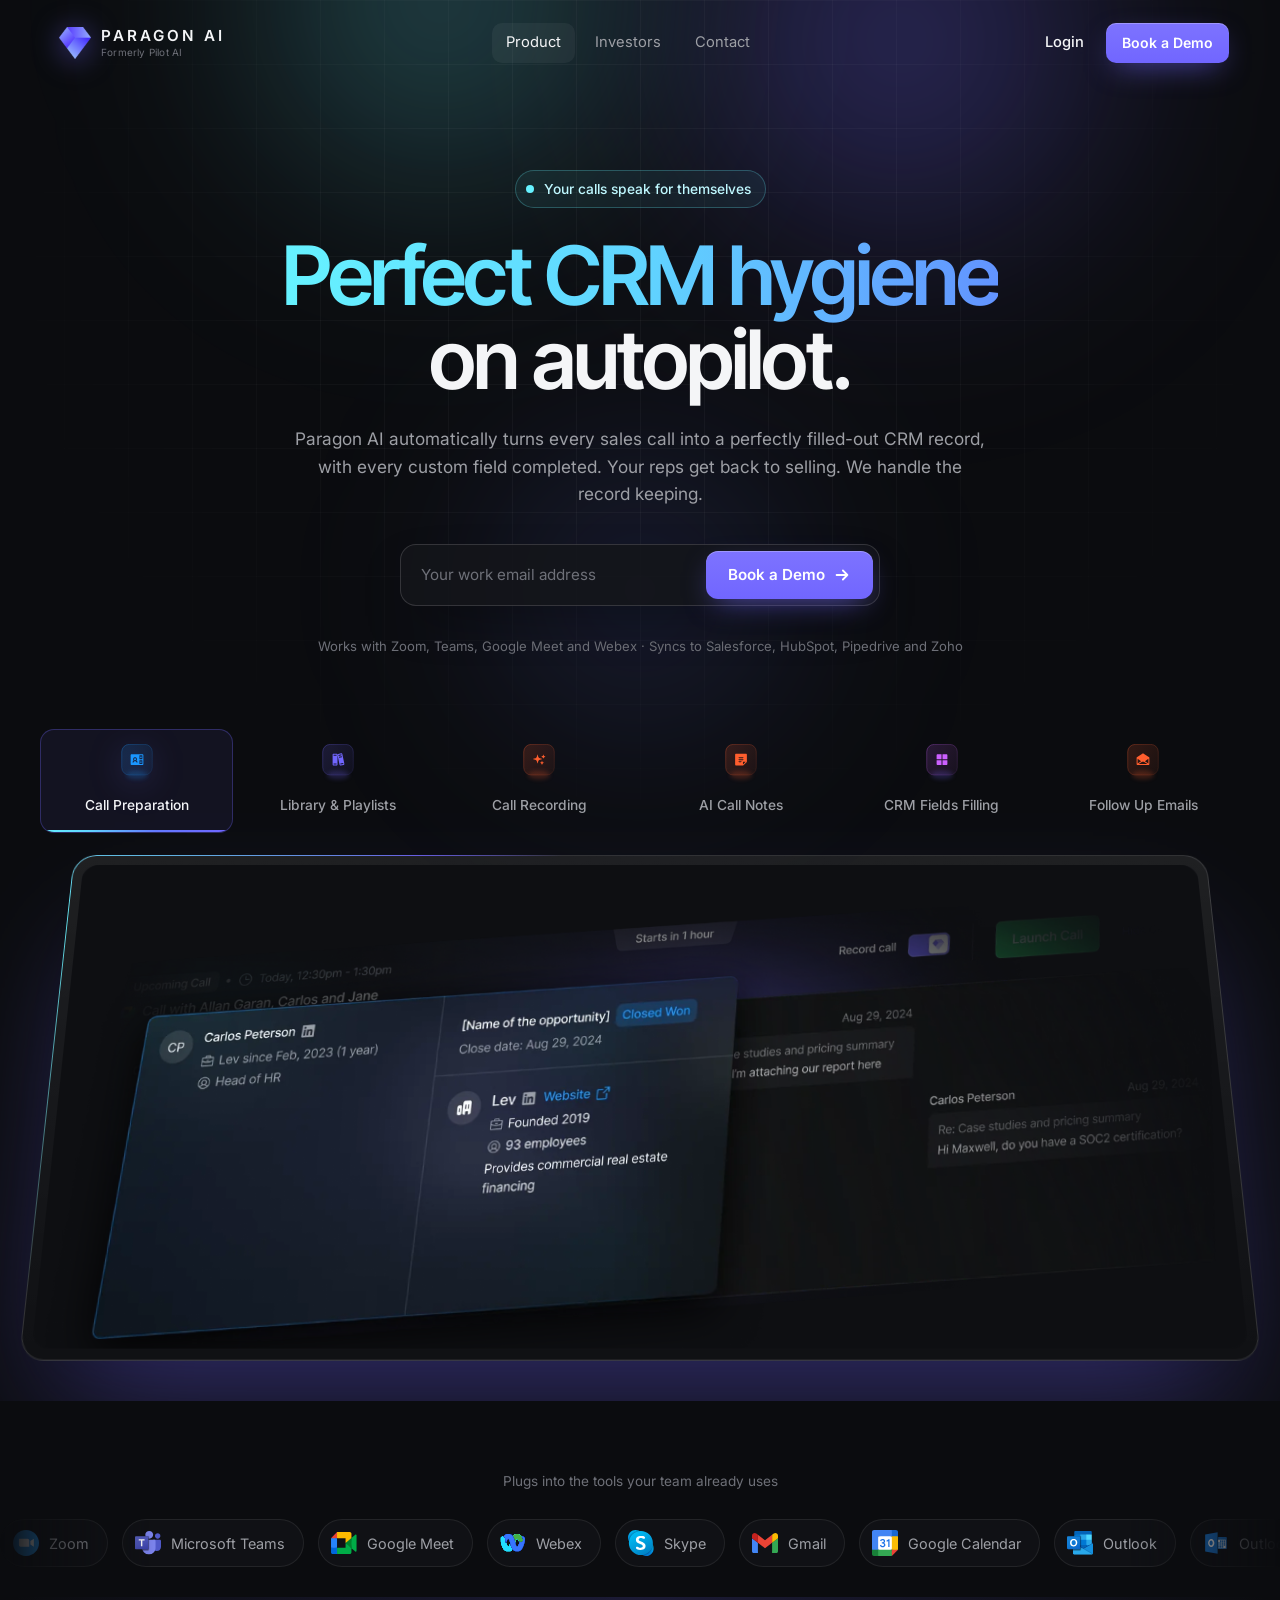
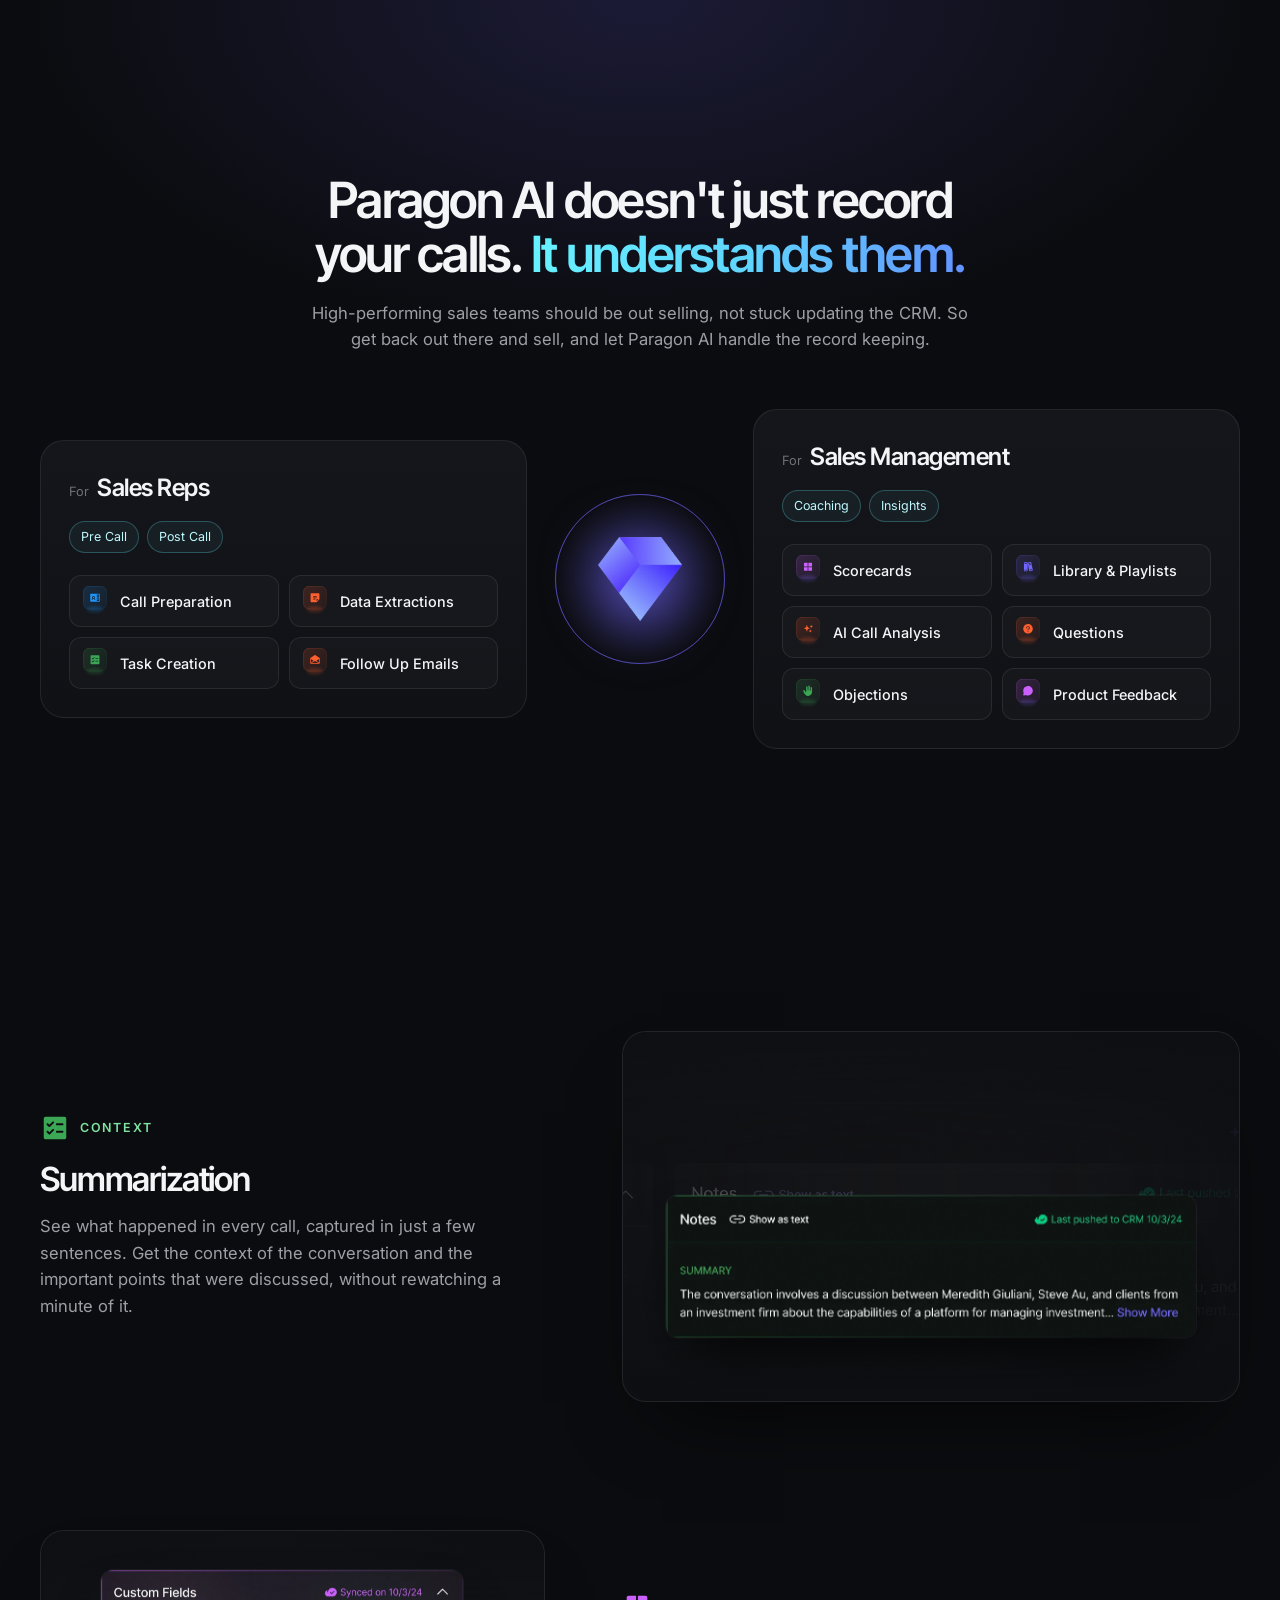
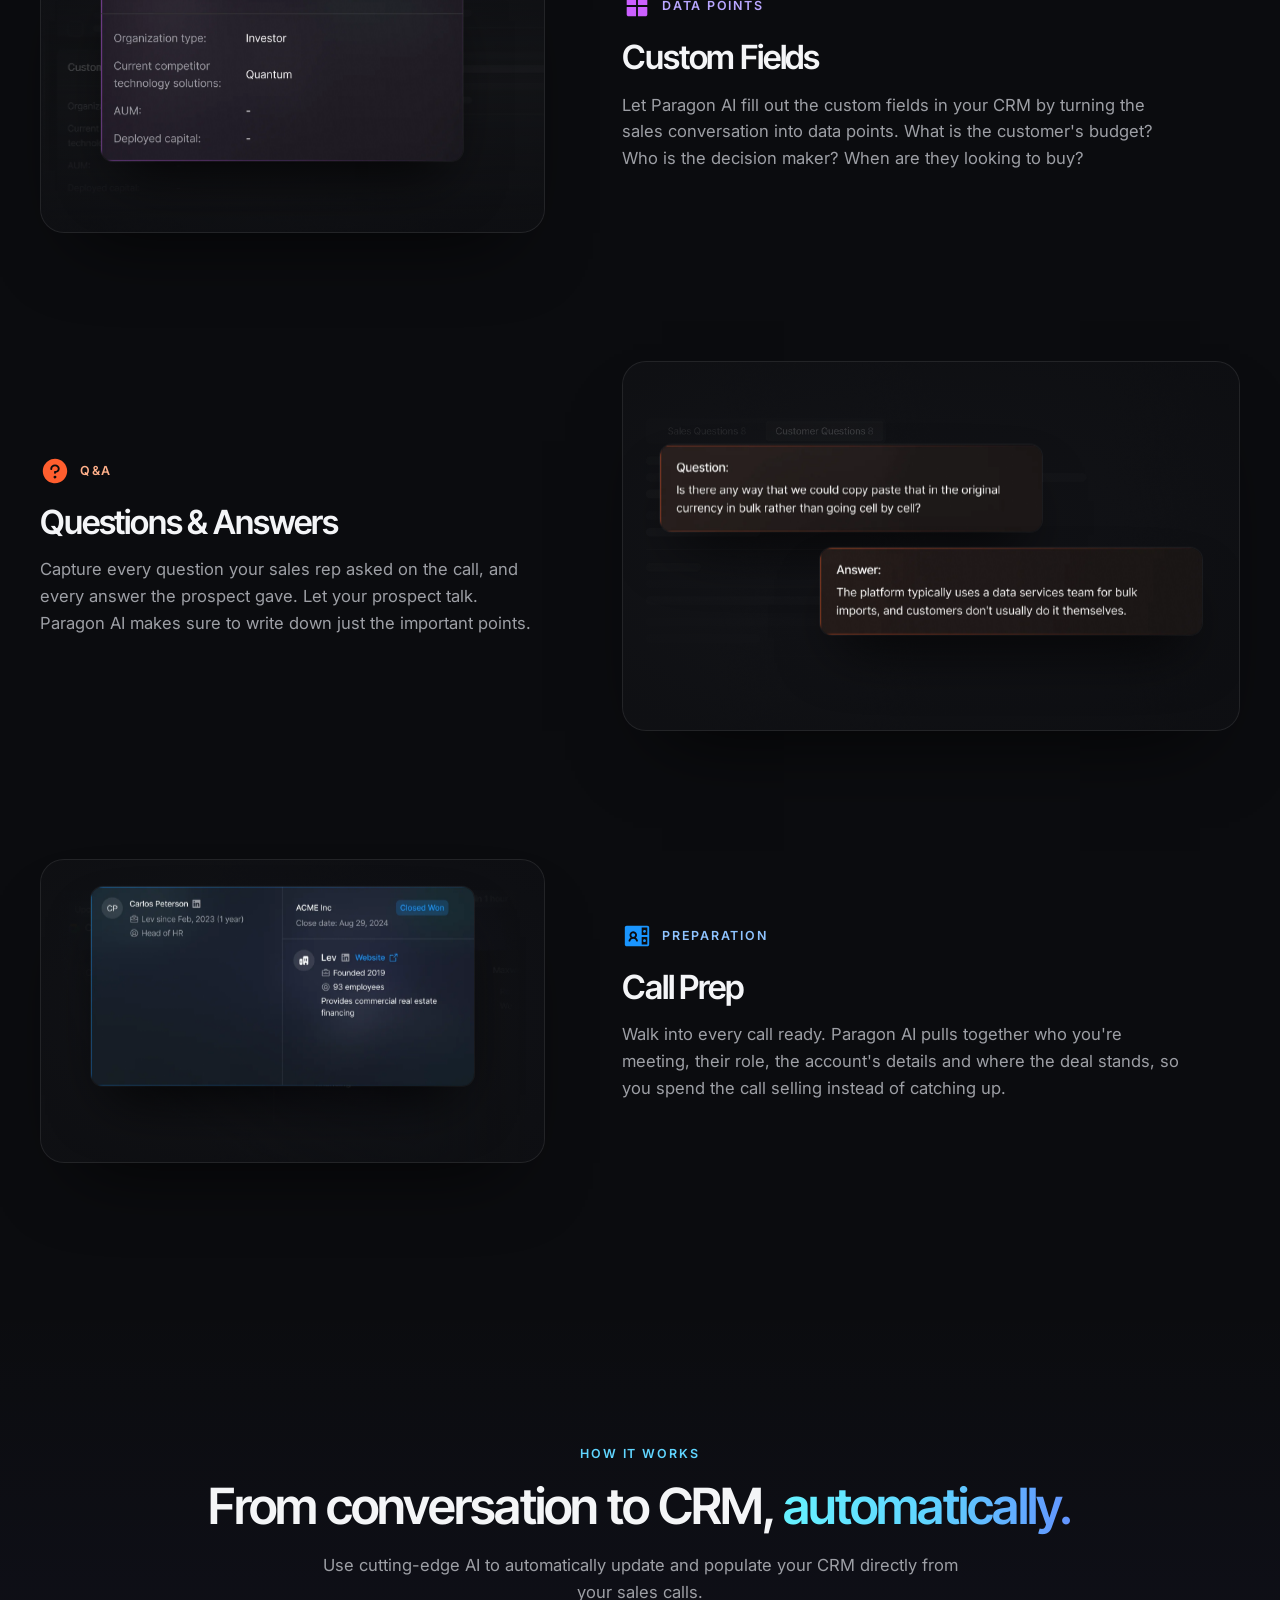
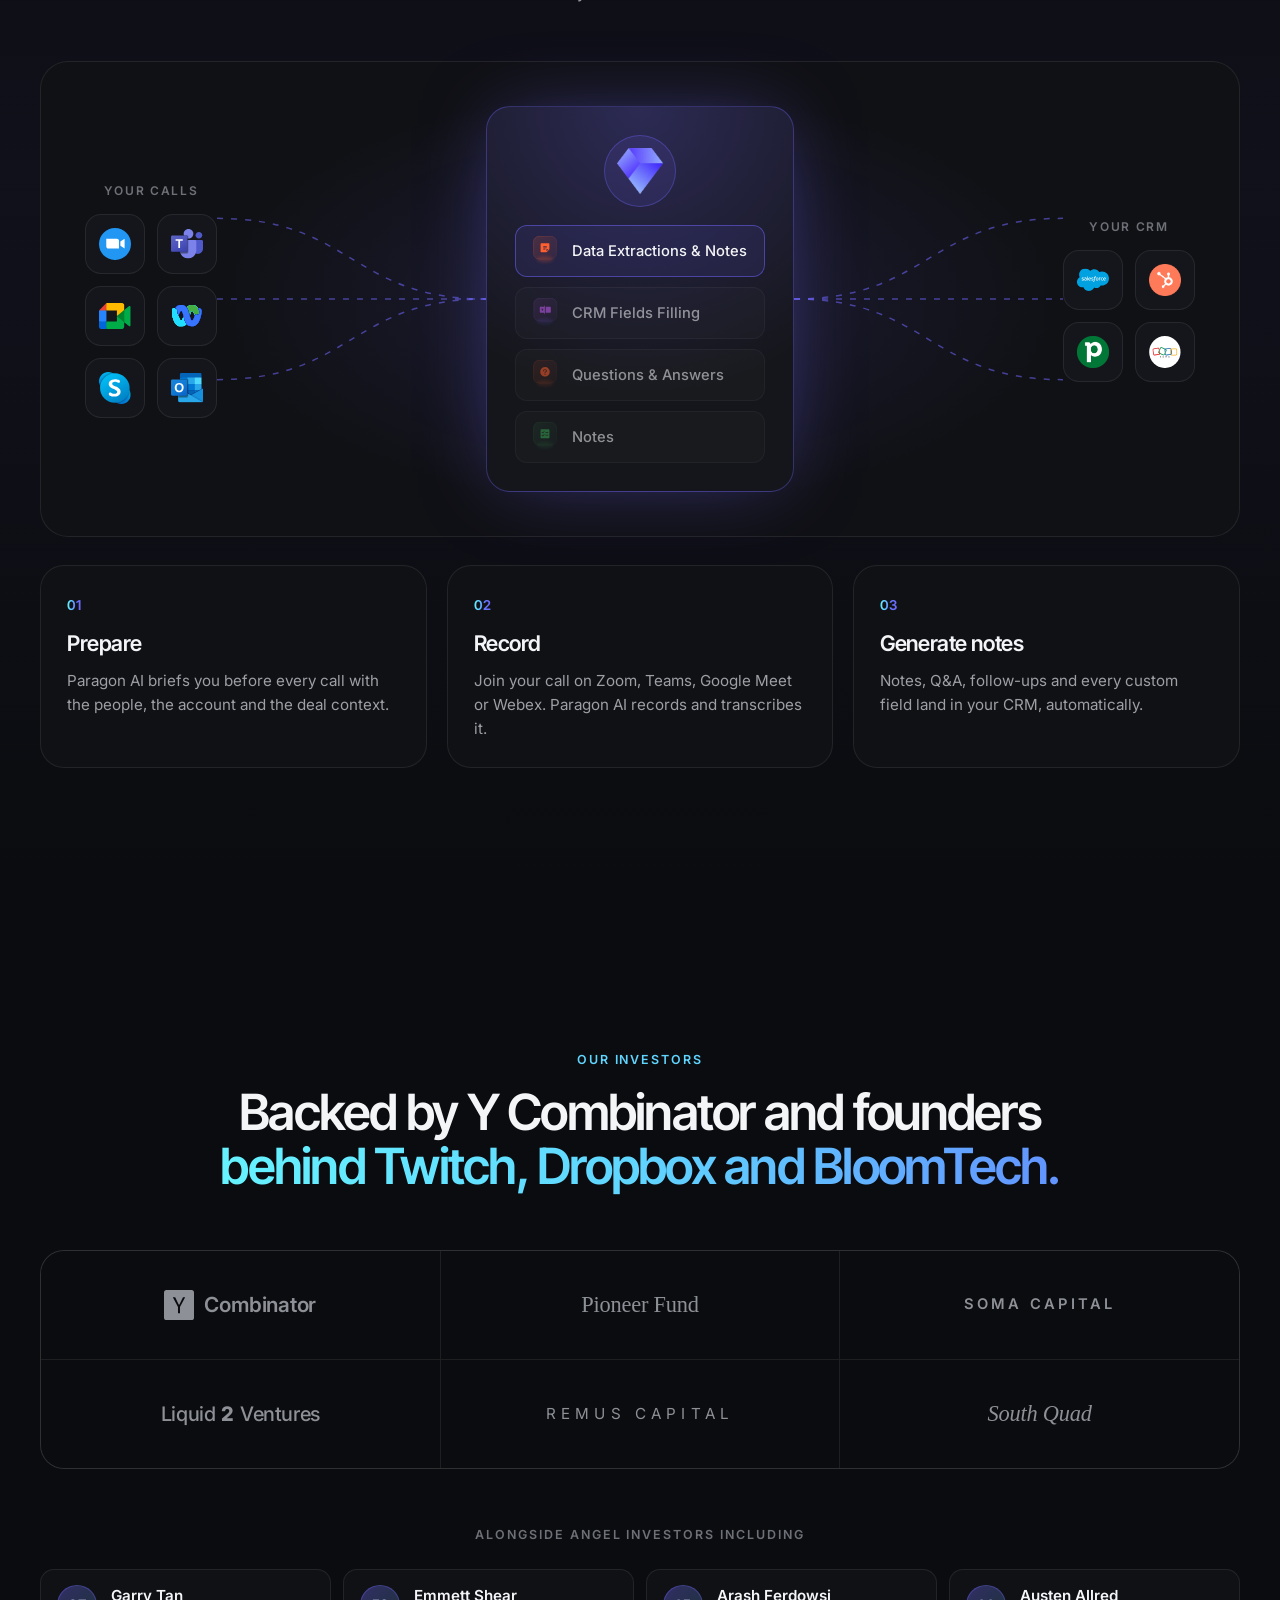
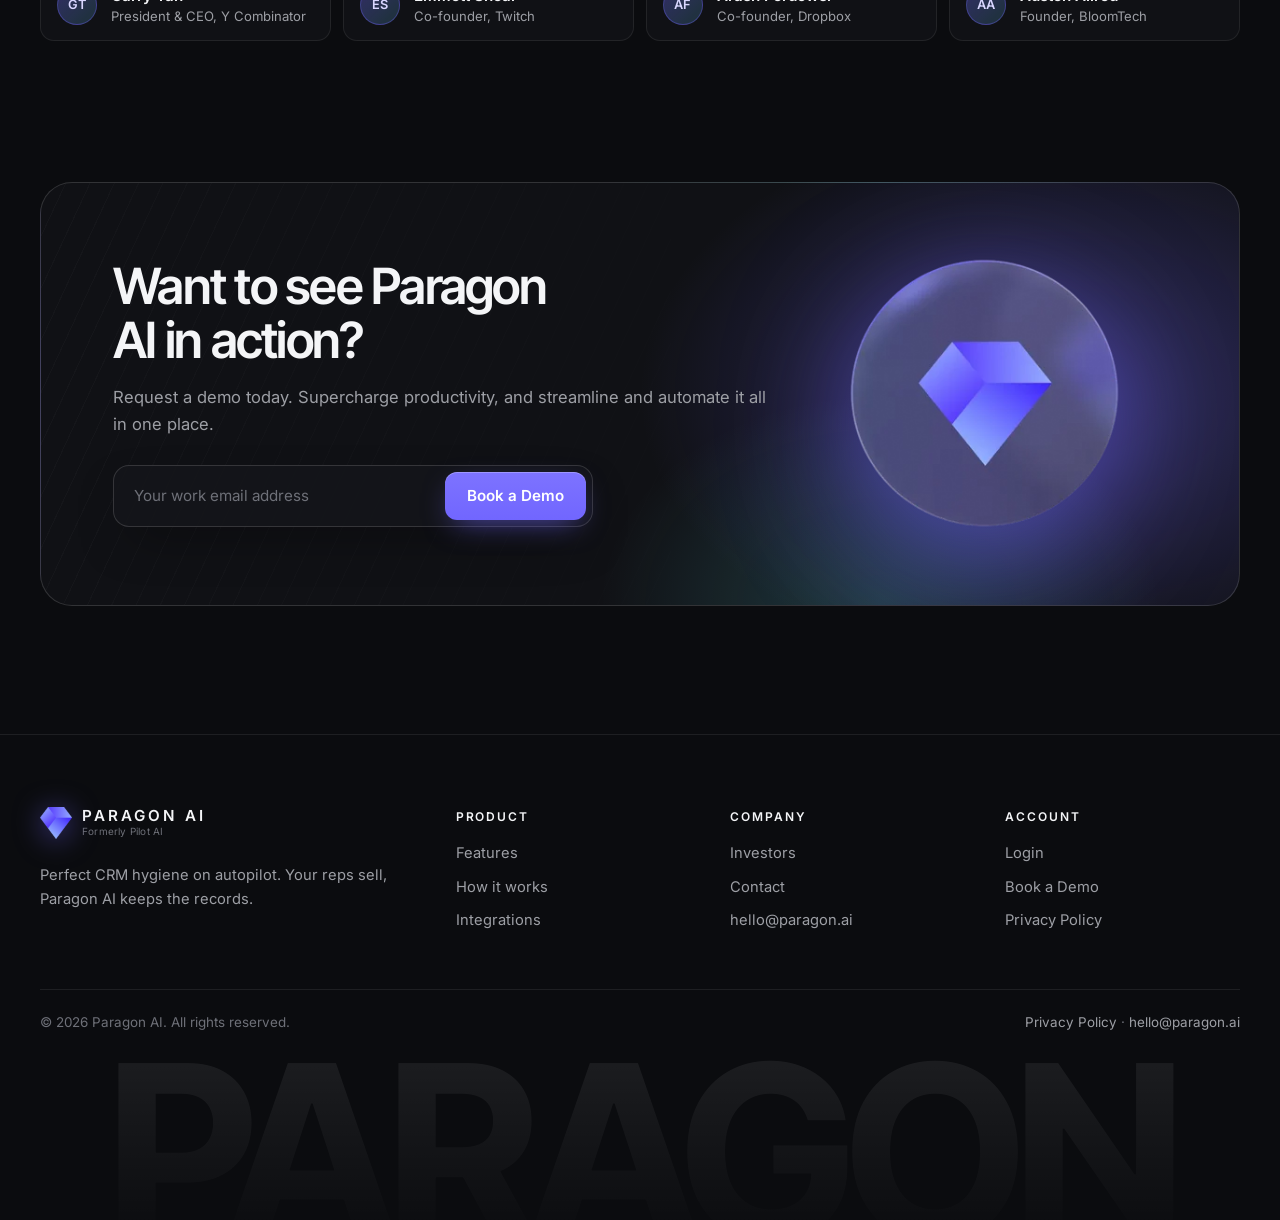
<file: index.html>
<!doctype html>
<html lang="en">
<head>
  <meta charset="utf-8">
  <meta name="viewport" content="width=device-width, initial-scale=1, viewport-fit=cover">
  <title>Paragon AI · Perfect CRM hygiene on autopilot</title>
  <meta name="description" content="Paragon AI automatically turns every sales call into perfectly filled-out CRM records, with every custom field completed. Call prep, recording, AI notes, CRM field filling and follow-up emails.">
  <link rel="canonical" href="https://sales.paragon.ai/">
  <meta name="theme-color" content="#0B0C0F">
  <meta property="og:type" content="website">
  <meta property="og:site_name" content="Paragon AI">
  <meta property="og:title" content="Paragon AI · Perfect CRM hygiene on autopilot">
  <meta property="og:description" content="Paragon AI automatically turns every sales call into perfectly filled-out CRM records, with every custom field completed. Call prep, recording, AI notes, CRM field filling and follow-up emails.">
  <meta property="og:url" content="https://sales.paragon.ai/">
  <meta property="og:image" content="https://sales.paragon.ai/assets/og-image.jpg">
  <meta property="og:image:width" content="1200">
  <meta property="og:image:height" content="630">
  <meta property="og:image:alt" content="Paragon AI · Perfect CRM hygiene on autopilot">
  <meta name="twitter:card" content="summary_large_image">
  <meta name="twitter:title" content="Paragon AI · Perfect CRM hygiene on autopilot">
  <meta name="twitter:description" content="Paragon AI automatically turns every sales call into perfectly filled-out CRM records, with every custom field completed. Call prep, recording, AI notes, CRM field filling and follow-up emails.">
  <meta name="twitter:image" content="https://sales.paragon.ai/assets/og-image.jpg">
  <meta name="twitter:image:alt" content="Paragon AI · Perfect CRM hygiene on autopilot">
  <link rel="icon" href="/favicon.png" type="image/png" sizes="96x96">
  <link rel="icon" href="/favicon-32.png" type="image/png" sizes="32x32">
  <link rel="apple-touch-icon" href="/apple-touch-icon.png">
  <link rel="preconnect" href="https://fonts.googleapis.com">
  <link rel="preconnect" href="https://fonts.gstatic.com" crossorigin>
  <link href="https://fonts.googleapis.com/css2?family=Inter:wght@300;400;500;600;700&family=Inter+Tight:wght@500;600;700&display=swap" rel="stylesheet">
  <link rel="stylesheet" href="/styles.css">
  
</head>
<body class="page-home">
<a class="skip" href="#main">Skip to content</a>
<header class="nav">
  <div class="nav__inner">
    <a class="brand" href="/" aria-label="Paragon AI home">
      <img src="/assets/logos/paragon-gem-96.png" alt="" width="34" height="34">
      <span class="brand__text"><span class="brand__name">PARAGON AI</span><span class="brand__sub">Formerly Pilot AI</span></span>
    </a>
    <nav class="nav__links" id="nav-links" aria-label="Primary">
      <a href="/" aria-current="page">Product</a>
      <a href="/#investors">Investors</a>
      <a href="/contact-us/">Contact</a>
      <a class="nav__login nav__login--mobile" href="https://app.paragon.ai/">Login</a>
    </nav>
    <div class="nav__actions">
      <a class="nav__login" href="https://app.paragon.ai/">Login</a>
      <button class="btn btn--primary btn--sm" type="button" data-demo>Book a Demo</button>
      <button class="nav__toggle" type="button" aria-expanded="false" aria-controls="nav-links" aria-label="Open menu"><span></span><span></span></button>
    </div>
  </div>
</header>

<main id="main">
<!-- HERO -->
<section class="hero" aria-labelledby="hero-title">
  <div class="aurora" aria-hidden="true"><span></span><span></span><span></span></div>
  <div class="gridlines" aria-hidden="true"></div>
  <div class="wrap hero__inner">
    <p class="pill reveal"><span class="pill__dot"></span>Your calls speak for themselves</p>
    <h1 id="hero-title" class="hero__title reveal" data-d="1"><span class="grad">Perfect CRM hygiene</span><br> on autopilot.</h1>
    <p class="hero__sub reveal" data-d="2">Paragon AI automatically turns every sales call into a perfectly filled-out CRM record, with every custom field completed. Your reps get back to selling. We handle the record keeping.</p>
    <form class="demo-form reveal" data-d="3" data-demo-form novalidate>
      <label class="sr-only" for="hero-email">Work email</label>
      <input id="hero-email" type="email" name="email" placeholder="Your work email address" autocomplete="email" required>
      <button class="btn btn--primary" type="submit">Book a Demo <svg viewBox="0 0 20 20" aria-hidden="true"><path d="M4 10h12M11 5l5 5-5 5"/></svg></button>
      <p class="demo-form__err" role="alert"></p>
    </form>
    <p class="hero__meta reveal" data-d="4">Works with Zoom, Teams, Google Meet and Webex · Syncs to Salesforce, HubSpot, Pipedrive and Zoho</p>
  </div>

  <!-- Product tour -->
  <div class="wrap tour reveal" data-d="2" id="features">
    <div class="tour__tabs" role="tablist" aria-label="Paragon AI features">
      <button role="tab" id="t-prep" aria-controls="p-prep" aria-selected="true" class="tour__tab"><img src="/assets/icons/call-prep.svg" alt="" width="28" height="28">Call Preparation<i class="tour__bar"></i></button>
      <button role="tab" id="t-lib" aria-controls="p-lib" aria-selected="false" tabindex="-1" class="tour__tab"><img src="/assets/icons/library.svg" alt="" width="28" height="28">Library &amp; Playlists<i class="tour__bar"></i></button>
      <button role="tab" id="t-rec" aria-controls="p-rec" aria-selected="false" tabindex="-1" class="tour__tab"><img src="/assets/icons/ai-analysis.svg" alt="" width="28" height="28">Call Recording<i class="tour__bar"></i></button>
      <button role="tab" id="t-notes" aria-controls="p-notes" aria-selected="false" tabindex="-1" class="tour__tab"><img src="/assets/icons/data-extractions.svg" alt="" width="28" height="28">AI Call Notes<i class="tour__bar"></i></button>
      <button role="tab" id="t-crm" aria-controls="p-crm" aria-selected="false" tabindex="-1" class="tour__tab"><img src="/assets/icons/scorecards.svg" alt="" width="28" height="28">CRM Fields Filling<i class="tour__bar"></i></button>
      <button role="tab" id="t-mail" aria-controls="p-mail" aria-selected="false" tabindex="-1" class="tour__tab"><img src="/assets/icons/follow-up.svg" alt="" width="28" height="28">Follow Up Emails<i class="tour__bar"></i></button>
    </div>
    <div class="tour__stage" data-tilt>
      <div class="tour__glow" aria-hidden="true"></div>
      <figure role="tabpanel" id="p-prep" aria-labelledby="t-prep" class="tour__panel is-active"><img src="/assets/img/tab-call-preparation.webp" alt="Paragon AI call preparation view showing the upcoming call, participants and account context" width="1800" height="701"></figure>
      <figure role="tabpanel" id="p-lib" aria-labelledby="t-lib" class="tour__panel" hidden><img src="/assets/img/tab-library-playlists.webp" alt="Library and playlists of recorded sales calls" width="1800" height="771" loading="lazy"></figure>
      <figure role="tabpanel" id="p-rec" aria-labelledby="t-rec" class="tour__panel" hidden><img src="/assets/img/tab-call-recording.webp" alt="A call in progress being recorded by Paragon AI" width="1800" height="752" loading="lazy"></figure>
      <figure role="tabpanel" id="p-notes" aria-labelledby="t-notes" class="tour__panel" hidden><img src="/assets/img/tab-ai-call-notes.webp" alt="AI-generated call notes with a summary of the conversation" width="1800" height="760" loading="lazy"></figure>
      <figure role="tabpanel" id="p-crm" aria-labelledby="t-crm" class="tour__panel" hidden><img src="/assets/img/tab-crm-fields.webp" alt="CRM custom fields automatically filled from a sales call" width="1800" height="684" loading="lazy"></figure>
      <figure role="tabpanel" id="p-mail" aria-labelledby="t-mail" class="tour__panel" hidden><img src="/assets/img/tab-follow-up-emails.webp" alt="An automatically drafted follow-up email after a call" width="1800" height="751" loading="lazy"></figure>
    </div>
  </div>
</section>

<!-- INTEGRATIONS MARQUEE -->
<section class="logos-strip" id="integrations" aria-labelledby="int-title">
  <p id="int-title" class="logos-strip__label">Plugs into the tools your team already uses</p>
  <div class="marquee">
    <ul class="marquee__track">
      <li><img src="/assets/logos/zoom.svg" alt="Zoom" width="36" height="36" loading="lazy"><span>Zoom</span></li><li><img src="/assets/logos/teams.svg" alt="Microsoft Teams" width="36" height="36" loading="lazy"><span>Microsoft Teams</span></li><li><img src="/assets/logos/google-meet.svg" alt="Google Meet" width="36" height="36" loading="lazy"><span>Google Meet</span></li><li><img src="/assets/logos/webex.svg" alt="Webex" width="36" height="36" loading="lazy"><span>Webex</span></li><li><img src="/assets/logos/skype.svg" alt="Skype" width="36" height="36" loading="lazy"><span>Skype</span></li><li><img src="/assets/logos/gmail.svg" alt="Gmail" width="36" height="36" loading="lazy"><span>Gmail</span></li><li><img src="/assets/logos/google-calendar.svg" alt="Google Calendar" width="36" height="36" loading="lazy"><span>Google Calendar</span></li><li><img src="/assets/logos/outlook.svg" alt="Outlook" width="36" height="36" loading="lazy"><span>Outlook</span></li><li><img src="/assets/logos/outlook-calendar.svg" alt="Outlook Calendar" width="36" height="36" loading="lazy"><span>Outlook Calendar</span></li><li><img src="/assets/logos/chrome.svg" alt="Chrome" width="36" height="36" loading="lazy"><span>Chrome</span></li><li><img src="/assets/logos/salesforce.svg" alt="Salesforce" width="36" height="36" loading="lazy"><span>Salesforce</span></li><li><img src="/assets/logos/hubspot.svg" alt="HubSpot" width="36" height="36" loading="lazy"><span>HubSpot</span></li><li><img src="/assets/logos/pipedrive.svg" alt="Pipedrive" width="36" height="36" loading="lazy"><span>Pipedrive</span></li><li><img src="/assets/logos/zoho.svg" alt="Zoho" width="36" height="36" loading="lazy"><span>Zoho</span></li><li aria-hidden="true"><img src="/assets/logos/zoom.svg" alt="" width="36" height="36" loading="lazy"><span>Zoom</span></li><li aria-hidden="true"><img src="/assets/logos/teams.svg" alt="" width="36" height="36" loading="lazy"><span>Microsoft Teams</span></li><li aria-hidden="true"><img src="/assets/logos/google-meet.svg" alt="" width="36" height="36" loading="lazy"><span>Google Meet</span></li><li aria-hidden="true"><img src="/assets/logos/webex.svg" alt="" width="36" height="36" loading="lazy"><span>Webex</span></li><li aria-hidden="true"><img src="/assets/logos/skype.svg" alt="" width="36" height="36" loading="lazy"><span>Skype</span></li><li aria-hidden="true"><img src="/assets/logos/gmail.svg" alt="" width="36" height="36" loading="lazy"><span>Gmail</span></li><li aria-hidden="true"><img src="/assets/logos/google-calendar.svg" alt="" width="36" height="36" loading="lazy"><span>Google Calendar</span></li><li aria-hidden="true"><img src="/assets/logos/outlook.svg" alt="" width="36" height="36" loading="lazy"><span>Outlook</span></li><li aria-hidden="true"><img src="/assets/logos/outlook-calendar.svg" alt="" width="36" height="36" loading="lazy"><span>Outlook Calendar</span></li><li aria-hidden="true"><img src="/assets/logos/chrome.svg" alt="" width="36" height="36" loading="lazy"><span>Chrome</span></li><li aria-hidden="true"><img src="/assets/logos/salesforce.svg" alt="" width="36" height="36" loading="lazy"><span>Salesforce</span></li><li aria-hidden="true"><img src="/assets/logos/hubspot.svg" alt="" width="36" height="36" loading="lazy"><span>HubSpot</span></li><li aria-hidden="true"><img src="/assets/logos/pipedrive.svg" alt="" width="36" height="36" loading="lazy"><span>Pipedrive</span></li><li aria-hidden="true"><img src="/assets/logos/zoho.svg" alt="" width="36" height="36" loading="lazy"><span>Zoho</span></li>
    </ul>
  </div>
</section>

<!-- AUTOPILOT / UNDERSTANDS -->
<section class="section autopilot" aria-labelledby="ap-title">
  <div class="wrap">
    <div class="head head--center">
      <p class="eyebrow reveal">CRM Autopilot</p>
      <h2 id="ap-title" class="h2 reveal" data-d="1">Paragon AI doesn't just record your calls. <span class="grad">It understands them.</span></h2>
      <p class="lead reveal" data-d="2">High-performing sales teams should be out selling, not stuck updating the CRM. So get back out there and sell, and let Paragon AI handle the record keeping.</p>
    </div>
    <div class="audiences">
      <article class="aud reveal" data-d="1">
        <div class="aud__head"><span class="aud__k">For</span><h3>Sales Reps</h3></div>
        <div class="aud__phases"><span>Pre Call</span><span>Post Call</span></div>
        <ul class="caps">
          <li><img src="/assets/icons/call-prep.svg" alt="" width="32" height="32">Call Preparation</li>
          <li><img src="/assets/icons/data-extractions.svg" alt="" width="32" height="32">Data Extractions</li>
          <li><img src="/assets/icons/task.svg" alt="" width="32" height="32">Task Creation</li>
          <li><img src="/assets/icons/follow-up.svg" alt="" width="32" height="32">Follow Up Emails</li>
        </ul>
      </article>
      <div class="aud__core reveal" data-d="2" aria-hidden="true">
        <div class="core"><span class="core__ring"></span><span class="core__ring core__ring--2"></span><img src="/assets/logos/paragon-gem-256.webp" alt="" width="84" height="84"></div>
      </div>
      <article class="aud reveal" data-d="3">
        <div class="aud__head"><span class="aud__k">For</span><h3>Sales Management</h3></div>
        <div class="aud__phases"><span>Coaching</span><span>Insights</span></div>
        <ul class="caps">
          <li><img src="/assets/icons/scorecards.svg" alt="" width="32" height="32">Scorecards</li>
          <li><img src="/assets/icons/library.svg" alt="" width="32" height="32">Library &amp; Playlists</li>
          <li><img src="/assets/icons/ai-analysis.svg" alt="" width="32" height="32">AI Call Analysis</li>
          <li><img src="/assets/icons/questions.svg" alt="" width="32" height="32">Questions</li>
          <li><img src="/assets/icons/objections.svg" alt="" width="32" height="32">Objections</li>
          <li><img src="/assets/icons/feedback.svg" alt="" width="32" height="32">Product Feedback</li>
        </ul>
      </article>
    </div>
  </div>
</section>

<!-- FEATURE DEEP DIVES -->
<section class="section features" aria-label="Features">
  <div class="wrap">
    <article class="feat">
      <div class="feat__copy">
        <p class="tag reveal"><img src="/assets/icons/context.svg" alt="" width="28" height="28">Context</p>
        <h2 class="h3 reveal" data-d="1">Summarization</h2>
        <p class="body reveal" data-d="2">See what happened in every call, captured in just a few sentences. Get the context of the conversation and the important points that were discussed, without rewatching a minute of it.</p>
      </div>
      <div class="feat__media reveal" data-d="1">
        <img class="feat__bg" src="/assets/img/feat-summary-bg.webp" alt="" width="1200" height="673" loading="lazy">
        <img class="feat__card feat__card--a" src="/assets/img/card-notes.webp" alt="Notes card with an AI summary of a sales conversation, pushed to the CRM" width="1100" height="295" loading="lazy" data-float>
      </div>
    </article>
    <article class="feat feat--flip">
      <div class="feat__copy">
        <p class="tag tag--violet reveal"><img src="/assets/icons/datapoints.svg" alt="" width="28" height="28">Data points</p>
        <h2 class="h3 reveal" data-d="1">Custom Fields</h2>
        <p class="body reveal" data-d="2">Let Paragon AI fill out the custom fields in your CRM by turning the sales conversation into data points. What is the customer's budget? Who is the decision maker? When are they looking to buy?</p>
      </div>
      <div class="feat__media reveal" data-d="1">
        <img class="feat__bg" src="/assets/img/feat-fields-bg.webp" alt="" width="1200" height="673" loading="lazy">
        <img class="feat__card feat__card--b" src="/assets/img/card-custom-fields.webp" alt="Custom fields card synced to the CRM, including organization type and competitor technology" width="1100" height="581" loading="lazy" data-float>
      </div>
    </article>
    <article class="feat">
      <div class="feat__copy">
        <p class="tag tag--orange reveal"><img src="/assets/icons/qa.svg" alt="" width="28" height="28">Q&amp;A</p>
        <h2 class="h3 reveal" data-d="1">Questions &amp; Answers</h2>
        <p class="body reveal" data-d="2">Capture every question your sales rep asked on the call, and every answer the prospect gave. Let your prospect talk. Paragon AI makes sure to write down just the important points.</p>
      </div>
      <div class="feat__media reveal" data-d="1">
        <img class="feat__bg" src="/assets/img/feat-qa-bg.webp" alt="" width="1200" height="673" loading="lazy">
        <img class="feat__card feat__card--q" src="/assets/img/card-question.webp" alt="A question captured from the call" width="1100" height="252" loading="lazy" data-float>
        <img class="feat__card feat__card--ans" src="/assets/img/card-answer.webp" alt="The prospect's answer captured from the call" width="1100" height="251" loading="lazy" data-float="-1">
      </div>
    </article>
    <article class="feat feat--flip">
      <div class="feat__copy">
        <p class="tag tag--blue reveal"><img src="/assets/icons/preparation.svg" alt="" width="28" height="28">Preparation</p>
        <h2 class="h3 reveal" data-d="1">Call Prep</h2>
        <p class="body reveal" data-d="2">Walk into every call ready. Paragon AI pulls together who you're meeting, their role, the account's details and where the deal stands, so you spend the call selling instead of catching up.</p>
      </div>
      <div class="feat__media reveal" data-d="1">
        <img class="feat__bg" src="/assets/img/feat-prep-bg.webp" alt="" width="1200" height="673" loading="lazy">
        <img class="feat__card feat__card--c" src="/assets/img/card-call-prep.webp" alt="Call prep card with participant details, company information and close date" width="1100" height="572" loading="lazy" data-float>
      </div>
    </article>
  </div>
</section>

<!-- HOW IT WORKS -->
<section class="section how" id="how" aria-labelledby="how-title">
  <div class="wrap">
    <div class="head head--center">
      <p class="eyebrow reveal">How it works</p>
      <h2 id="how-title" class="h2 reveal" data-d="1">From conversation to CRM, <span class="grad">automatically.</span></h2>
      <p class="lead reveal" data-d="2">Use cutting-edge AI to automatically update and populate your CRM directly from your sales calls.</p>
    </div>
    <div class="flow reveal" data-d="2">
      <div class="flow__col flow__col--in">
        <span class="flow__label">Your calls</span>
        <ul class="flow__icons">
          <li><img src="/assets/logos/zoom.svg" alt="Zoom" width="40" height="40"></li>
          <li><img src="/assets/logos/teams.svg" alt="Microsoft Teams" width="40" height="40"></li>
          <li><img src="/assets/logos/google-meet.svg" alt="Google Meet" width="40" height="40"></li>
          <li><img src="/assets/logos/webex.svg" alt="Webex" width="40" height="40"></li>
          <li><img src="/assets/logos/skype.svg" alt="Skype" width="40" height="40"></li>
          <li><img src="/assets/logos/outlook.svg" alt="Outlook" width="40" height="40"></li>
        </ul>
      </div>
      <svg class="flow__wire flow__wire--l" viewBox="0 0 120 300" preserveAspectRatio="none" aria-hidden="true"><path d="M0 40 C60 40 60 150 120 150"/><path d="M0 150 H120"/><path d="M0 260 C60 260 60 150 120 150"/></svg>
      <div class="flow__core">
        <div class="flow__gem"><img src="/assets/logos/paragon-gem-256.webp" alt="Paragon AI" width="64" height="64"></div>
        <ol class="flow__steps">
          <li><img src="/assets/icons/hiw-extract.svg" alt="" width="32" height="32"><span>Data Extractions &amp; Notes</span></li>
          <li><img src="/assets/icons/hiw-fields.svg" alt="" width="32" height="32"><span>CRM Fields Filling</span></li>
          <li><img src="/assets/icons/hiw-qa.svg" alt="" width="32" height="32"><span>Questions &amp; Answers</span></li>
          <li><img src="/assets/icons/hiw-notes.svg" alt="" width="32" height="32"><span>Notes</span></li>
        </ol>
      </div>
      <svg class="flow__wire flow__wire--r" viewBox="0 0 120 300" preserveAspectRatio="none" aria-hidden="true"><path d="M0 150 C60 150 60 40 120 40"/><path d="M0 150 H120"/><path d="M0 150 C60 150 60 260 120 260"/></svg>
      <div class="flow__col flow__col--out">
        <span class="flow__label">Your CRM</span>
        <ul class="flow__icons">
          <li><img src="/assets/logos/salesforce.svg" alt="Salesforce" width="40" height="40"></li>
          <li><img src="/assets/logos/hubspot.svg" alt="HubSpot" width="40" height="40"></li>
          <li><img src="/assets/logos/pipedrive.svg" alt="Pipedrive" width="40" height="40"></li>
          <li><img src="/assets/logos/zoho.svg" alt="Zoho" width="40" height="40"></li>
        </ul>
      </div>
    </div>
    <ol class="steps3">
      <li class="reveal" data-d="1"><span class="steps3__n">01</span><h3>Prepare</h3><p>Paragon AI briefs you before every call with the people, the account and the deal context.</p></li>
      <li class="reveal" data-d="2"><span class="steps3__n">02</span><h3>Record</h3><p>Join your call on Zoom, Teams, Google Meet or Webex. Paragon AI records and transcribes it.</p></li>
      <li class="reveal" data-d="3"><span class="steps3__n">03</span><h3>Generate notes</h3><p>Notes, Q&amp;A, follow-ups and every custom field land in your CRM, automatically.</p></li>
    </ol>
  </div>
</section>

<!-- INVESTORS -->
<section class="section investors" id="investors" aria-labelledby="inv-title">
  <div class="wrap">
    <div class="head head--center">
      <p class="eyebrow reveal">Our investors</p>
      <h2 id="inv-title" class="h2 reveal" data-d="1">Backed by Y Combinator and founders <span class="grad">behind Twitch, Dropbox and BloomTech.</span></h2>
    </div>
    <ul class="firms reveal" data-d="2" aria-label="Investment firms">
      <li class="firm firm--yc"><svg viewBox="0 0 256 256" aria-hidden="true"><rect width="256" height="256" rx="22" fill="currentColor"/><path d="M119.373653,144.745813 L75.43296,62.4315733 L95.5144533,62.4315733 L121.36192,114.52416 C121.759575,115.452022 122.2235,116.413008 122.753707,117.407147 C123.283914,118.401285 123.747838,119.428546 124.145493,120.48896 C124.410597,120.886615 124.609422,121.251127 124.741973,121.582507 C124.874525,121.913886 125.007075,122.212123 125.139627,122.477227 C125.802386,123.802744 126.39886,125.095105 126.929067,126.354347 C127.459274,127.613589 127.923198,128.773399 128.320853,129.833813 C129.381268,127.580433 130.541078,125.1614 131.80032,122.57664 C133.059562,119.99188 134.351922,117.307747 135.67744,114.52416 L161.92256,62.4315733 L180.612267,62.4315733 L136.27392,145.739947 L136.27392,198.826667 L119.373653,198.826667 L119.373653,144.745813 Z" fill="#0B0C0F"/></svg><span aria-hidden="true">Combinator</span><span class="sr-only">Y Combinator</span></li>
      <li class="firm firm--serif">Pioneer Fund</li>
      <li class="firm firm--caps">Soma Capital</li>
      <li class="firm firm--bold">Liquid <b>2</b> Ventures</li>
      <li class="firm firm--wide">Remus Capital</li>
      <li class="firm firm--serif firm--italic">South Quad</li>
    </ul>
    <p class="angels__label reveal">Alongside angel investors including</p>
    <ul class="angels" aria-label="Angel investors">
      <li class="angel reveal" data-d="1"><span class="angel__av" aria-hidden="true">GT</span><span><b>Garry Tan</b><small>President &amp; CEO, Y Combinator</small></span></li>
      <li class="angel reveal" data-d="2"><span class="angel__av" aria-hidden="true">ES</span><span><b>Emmett Shear</b><small>Co-founder, Twitch</small></span></li>
      <li class="angel reveal" data-d="3"><span class="angel__av" aria-hidden="true">AF</span><span><b>Arash Ferdowsi</b><small>Co-founder, Dropbox</small></span></li>
      <li class="angel reveal" data-d="4"><span class="angel__av" aria-hidden="true">AA</span><span><b>Austen Allred</b><small>Founder, BloomTech</small></span></li>
    </ul>
  </div>
</section>

<!-- OUR COMPANIES -->

<!-- CTA -->
<section class="cta" aria-labelledby="cta-title">
  <div class="wrap">
    <div class="cta__card reveal">
      <div class="cta__beam" aria-hidden="true"></div>
      <img class="cta__gem" src="/assets/logos/paragon-gem-orb.webp" alt="" width="300" height="298" loading="lazy" aria-hidden="true">
      <div class="cta__copy">
        <h2 id="cta-title" class="h2">Want to see Paragon AI in action?</h2>
        <p class="lead">Request a demo today. Supercharge productivity, and streamline and automate it all in one place.</p>
        <form class="demo-form demo-form--compact" data-demo-form novalidate>
          <label class="sr-only" for="cta-email">Work email</label>
          <input id="cta-email" type="email" name="email" placeholder="Your work email address" autocomplete="email" required>
          <button class="btn btn--primary" type="submit">Book a Demo</button>
          <p class="demo-form__err" role="alert"></p>
        </form>
      </div>
    </div>
  </div>
</section>

</main>

<footer class="footer">
  <div class="wrap footer__top">
    <div class="footer__brand">
      <a class="brand" href="/" aria-label="Paragon AI home">
        <img src="/assets/logos/paragon-gem-96.png" alt="" width="34" height="34" loading="lazy">
        <span class="brand__text"><span class="brand__name">PARAGON AI</span><span class="brand__sub">Formerly Pilot AI</span></span>
      </a>
      <p>Perfect CRM hygiene on autopilot. Your reps sell, Paragon AI keeps the records.</p>
    </div>
    <nav class="footer__col" aria-label="Product"><h2>Product</h2><a href="/#features">Features</a><a href="/#how">How it works</a><a href="/#integrations">Integrations</a></nav>
    <nav class="footer__col" aria-label="Company"><h2>Company</h2><a href="/#investors">Investors</a><a href="/contact-us/">Contact</a><a href="mailto:hello@paragon.ai">hello@paragon.ai</a></nav>
    <nav class="footer__col" aria-label="Account"><h2>Account</h2><a href="https://app.paragon.ai/">Login</a><button type="button" class="linklike" data-demo>Book a Demo</button><a href="/privacy-policy/">Privacy Policy</a></nav>
  </div>
  <div class="wrap footer__base">
    <p>&copy; 2026 Paragon AI. All rights reserved.</p>
    <p><a href="/privacy-policy/">Privacy Policy</a> · <a href="mailto:hello@paragon.ai">hello@paragon.ai</a></p>
  </div>
  <div class="footer__mega" aria-hidden="true">PARAGON</div>
</footer>

<!-- Book-a-demo modal: embeds Calendly. Change DEMO_URL in /main.js to switch calendars. -->
<div class="modal" id="demo-modal" role="dialog" aria-modal="true" aria-labelledby="demo-title" hidden>
  <div class="modal__backdrop" data-close></div>
  <div class="modal__panel">
    <div class="modal__head">
      <h2 id="demo-title">Book a demo with Paragon AI</h2>
      <button class="modal__close" type="button" data-close aria-label="Close"><svg viewBox="0 0 24 24" aria-hidden="true"><path d="M6 6l12 12M18 6L6 18"/></svg></button>
    </div>
    <div class="modal__body"><div class="modal__loading"><span class="spinner"></span>Loading calendar…</div></div>
    <p class="modal__foot">Trouble loading? <a id="demo-direct" href="#" target="_blank" rel="noopener">Open the calendar in a new tab</a> or email <a href="mailto:hello@paragon.ai">hello@paragon.ai</a>.</p>
  </div>
</div>

<script src="/main.js" defer></script>
</body>
</html>
</file>
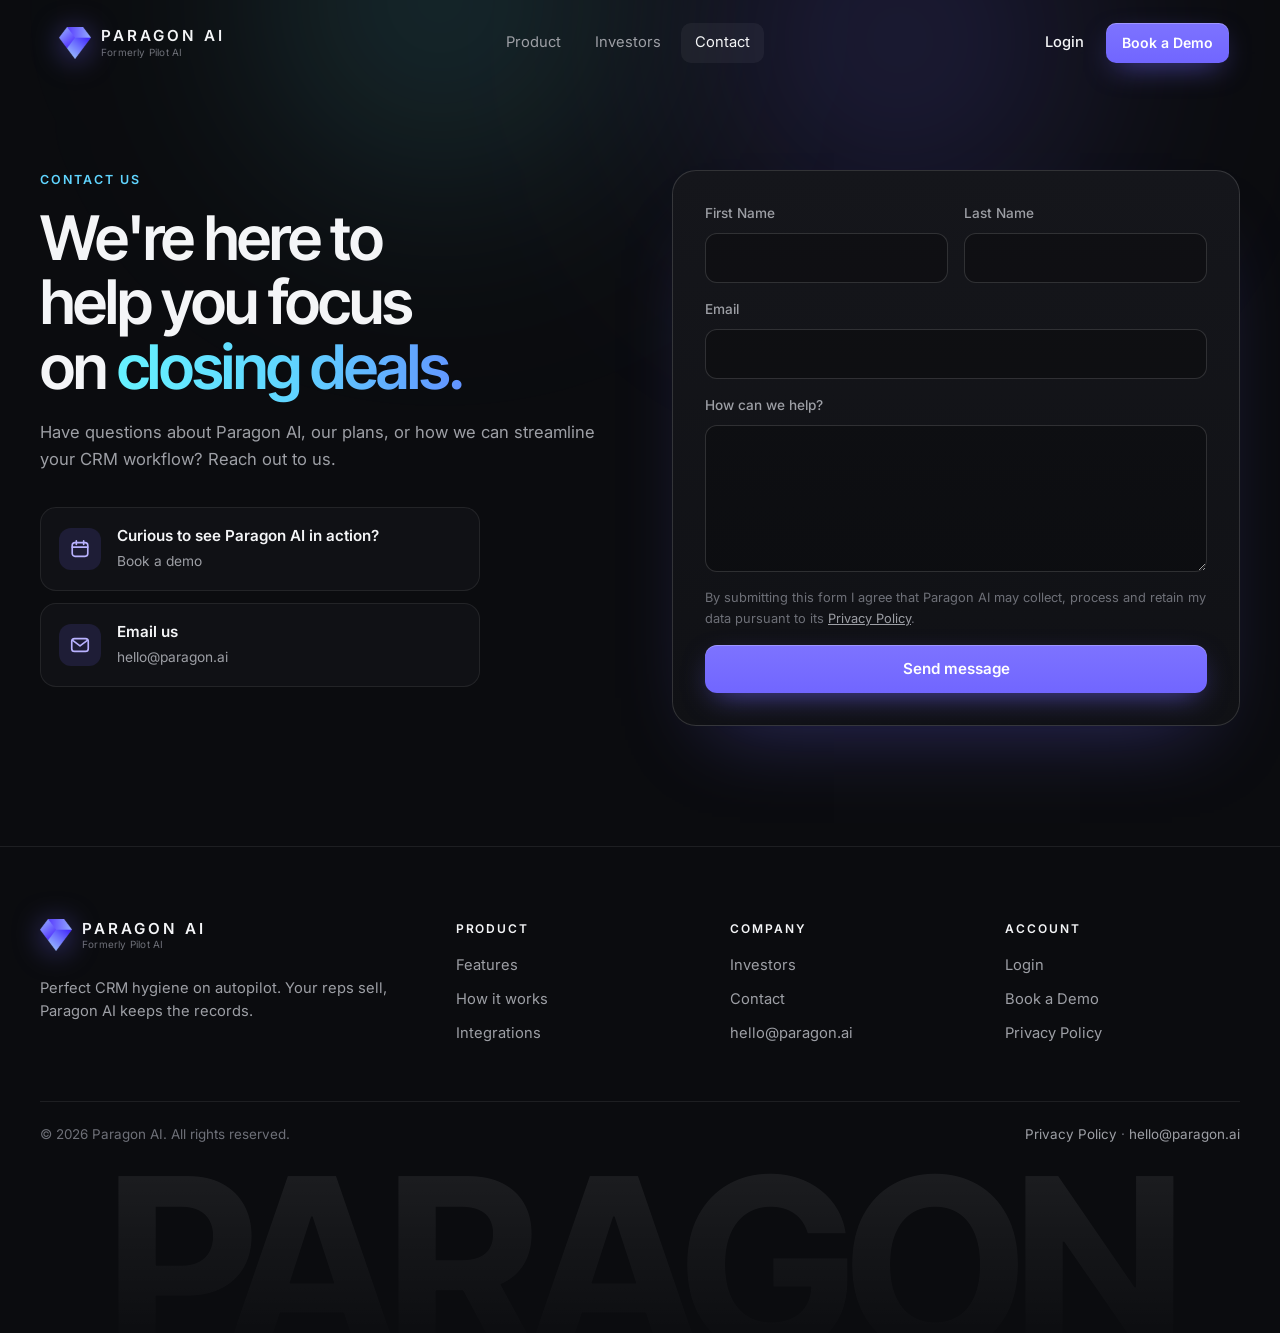
<file: contact-us/index.html>
<!doctype html>
<html lang="en">
<head>
  <meta charset="utf-8">
  <meta name="viewport" content="width=device-width, initial-scale=1, viewport-fit=cover">
  <title>Contact Us · Paragon AI</title>
  <meta name="description" content="Questions about Paragon AI, our plans, or how we can streamline your CRM workflow? Reach out or book a demo.">
  <link rel="canonical" href="https://sales.paragon.ai/contact-us/">
  <meta name="theme-color" content="#0B0C0F">
  <meta property="og:type" content="website">
  <meta property="og:site_name" content="Paragon AI">
  <meta property="og:title" content="Contact Us · Paragon AI">
  <meta property="og:description" content="Questions about Paragon AI, our plans, or how we can streamline your CRM workflow? Reach out or book a demo.">
  <meta property="og:url" content="https://sales.paragon.ai/contact-us/">
  <meta property="og:image" content="https://sales.paragon.ai/assets/og-image.jpg">
  <meta property="og:image:width" content="1200">
  <meta property="og:image:height" content="630">
  <meta property="og:image:alt" content="Paragon AI · Perfect CRM hygiene on autopilot">
  <meta name="twitter:card" content="summary_large_image">
  <meta name="twitter:title" content="Contact Us · Paragon AI">
  <meta name="twitter:description" content="Questions about Paragon AI, our plans, or how we can streamline your CRM workflow? Reach out or book a demo.">
  <meta name="twitter:image" content="https://sales.paragon.ai/assets/og-image.jpg">
  <meta name="twitter:image:alt" content="Paragon AI · Perfect CRM hygiene on autopilot">
  <link rel="icon" href="/favicon.png" type="image/png" sizes="96x96">
  <link rel="icon" href="/favicon-32.png" type="image/png" sizes="32x32">
  <link rel="apple-touch-icon" href="/apple-touch-icon.png">
  <link rel="preconnect" href="https://fonts.googleapis.com">
  <link rel="preconnect" href="https://fonts.gstatic.com" crossorigin>
  <link href="https://fonts.googleapis.com/css2?family=Inter:wght@300;400;500;600;700&family=Inter+Tight:wght@500;600;700&display=swap" rel="stylesheet">
  <link rel="stylesheet" href="/styles.css">
  
</head>
<body class="page-contact">
<a class="skip" href="#main">Skip to content</a>
<header class="nav">
  <div class="nav__inner">
    <a class="brand" href="/" aria-label="Paragon AI home">
      <img src="/assets/logos/paragon-gem-96.png" alt="" width="34" height="34">
      <span class="brand__text"><span class="brand__name">PARAGON AI</span><span class="brand__sub">Formerly Pilot AI</span></span>
    </a>
    <nav class="nav__links" id="nav-links" aria-label="Primary">
      <a href="/">Product</a>
      <a href="/#investors">Investors</a>
      <a href="/contact-us/" aria-current="page">Contact</a>
      <a class="nav__login nav__login--mobile" href="https://app.paragon.ai/">Login</a>
    </nav>
    <div class="nav__actions">
      <a class="nav__login" href="https://app.paragon.ai/">Login</a>
      <button class="btn btn--primary btn--sm" type="button" data-demo>Book a Demo</button>
      <button class="nav__toggle" type="button" aria-expanded="false" aria-controls="nav-links" aria-label="Open menu"><span></span><span></span></button>
    </div>
  </div>
</header>

<main id="main">
<section class="page-hero" aria-labelledby="ct-title">
  <div class="aurora aurora--soft" aria-hidden="true"><span></span><span></span></div>
  <div class="wrap contact">
    <div class="contact__copy">
      <p class="eyebrow reveal">Contact us</p>
      <h1 id="ct-title" class="h1 reveal" data-d="1">We're here to help you focus on <span class="grad">closing deals.</span></h1>
      <p class="lead reveal" data-d="2">Have questions about Paragon AI, our plans, or how we can streamline your CRM workflow? Reach out to us.</p>
      <div class="contact__cards">
        <button class="contact__card reveal" data-d="3" type="button" data-demo>
          <span class="contact__icon"><svg viewBox="0 0 24 24" aria-hidden="true"><rect x="3.5" y="5" width="17" height="15" rx="3"/><path d="M3.5 10h17M8 3v4M16 3v4"/></svg></span>
          <span><b>Curious to see Paragon AI in action?</b><small>Book a demo</small></span>
        </button>
        <a class="contact__card reveal" data-d="4" href="mailto:hello@paragon.ai">
          <span class="contact__icon"><svg viewBox="0 0 24 24" aria-hidden="true"><rect x="3" y="5" width="18" height="14" rx="3"/><path d="M4 7l8 6 8-6"/></svg></span>
          <span><b>Email us</b><small>hello@paragon.ai</small></span>
        </a>
      </div>
    </div>
    <!--
      CONTACT FORM: set CONTACT_ENDPOINT in /main.js (e.g. a Formspree URL) to receive submissions.
      Until then, submitting opens the visitor's email app with the message pre-filled to hello@paragon.ai.
    -->
    <form class="cform reveal" data-d="2" id="contact-form" novalidate>
      <div class="cform__row">
        <label>First Name<input name="first_name" autocomplete="given-name" required></label>
        <label>Last Name<input name="last_name" autocomplete="family-name" required></label>
      </div>
      <label>Email<input name="email" type="email" autocomplete="email" required></label>
      <label>How can we help?<textarea name="message" rows="5" required></textarea></label>
      <p class="cform__consent">By submitting this form I agree that Paragon AI may collect, process and retain my data pursuant to its <a href="/privacy-policy/">Privacy Policy</a>.</p>
      <button class="btn btn--primary btn--block" type="submit">Send message</button>
      <p class="cform__err" role="alert"></p>
      <div class="cform__ok" role="status" tabindex="-1">
        <svg viewBox="0 0 24 24" aria-hidden="true"><circle cx="12" cy="12" r="11"/><path d="M7 12.5l3.2 3.2L17 9"/></svg>
        <div><b>Thanks, your message is on its way.</b><span>We will get in touch with you as soon as possible.</span></div>
      </div>
    </form>
  </div>
</section>

</main>

<footer class="footer">
  <div class="wrap footer__top">
    <div class="footer__brand">
      <a class="brand" href="/" aria-label="Paragon AI home">
        <img src="/assets/logos/paragon-gem-96.png" alt="" width="34" height="34" loading="lazy">
        <span class="brand__text"><span class="brand__name">PARAGON AI</span><span class="brand__sub">Formerly Pilot AI</span></span>
      </a>
      <p>Perfect CRM hygiene on autopilot. Your reps sell, Paragon AI keeps the records.</p>
    </div>
    <nav class="footer__col" aria-label="Product"><h2>Product</h2><a href="/#features">Features</a><a href="/#how">How it works</a><a href="/#integrations">Integrations</a></nav>
    <nav class="footer__col" aria-label="Company"><h2>Company</h2><a href="/#investors">Investors</a><a href="/contact-us/">Contact</a><a href="mailto:hello@paragon.ai">hello@paragon.ai</a></nav>
    <nav class="footer__col" aria-label="Account"><h2>Account</h2><a href="https://app.paragon.ai/">Login</a><button type="button" class="linklike" data-demo>Book a Demo</button><a href="/privacy-policy/">Privacy Policy</a></nav>
  </div>
  <div class="wrap footer__base">
    <p>&copy; 2026 Paragon AI. All rights reserved.</p>
    <p><a href="/privacy-policy/">Privacy Policy</a> · <a href="mailto:hello@paragon.ai">hello@paragon.ai</a></p>
  </div>
  <div class="footer__mega" aria-hidden="true">PARAGON</div>
</footer>

<!-- Book-a-demo modal: embeds Calendly. Change DEMO_URL in /main.js to switch calendars. -->
<div class="modal" id="demo-modal" role="dialog" aria-modal="true" aria-labelledby="demo-title" hidden>
  <div class="modal__backdrop" data-close></div>
  <div class="modal__panel">
    <div class="modal__head">
      <h2 id="demo-title">Book a demo with Paragon AI</h2>
      <button class="modal__close" type="button" data-close aria-label="Close"><svg viewBox="0 0 24 24" aria-hidden="true"><path d="M6 6l12 12M18 6L6 18"/></svg></button>
    </div>
    <div class="modal__body"><div class="modal__loading"><span class="spinner"></span>Loading calendar…</div></div>
    <p class="modal__foot">Trouble loading? <a id="demo-direct" href="#" target="_blank" rel="noopener">Open the calendar in a new tab</a> or email <a href="mailto:hello@paragon.ai">hello@paragon.ai</a>.</p>
  </div>
</div>

<script src="/main.js" defer></script>
</body>
</html>
</file>
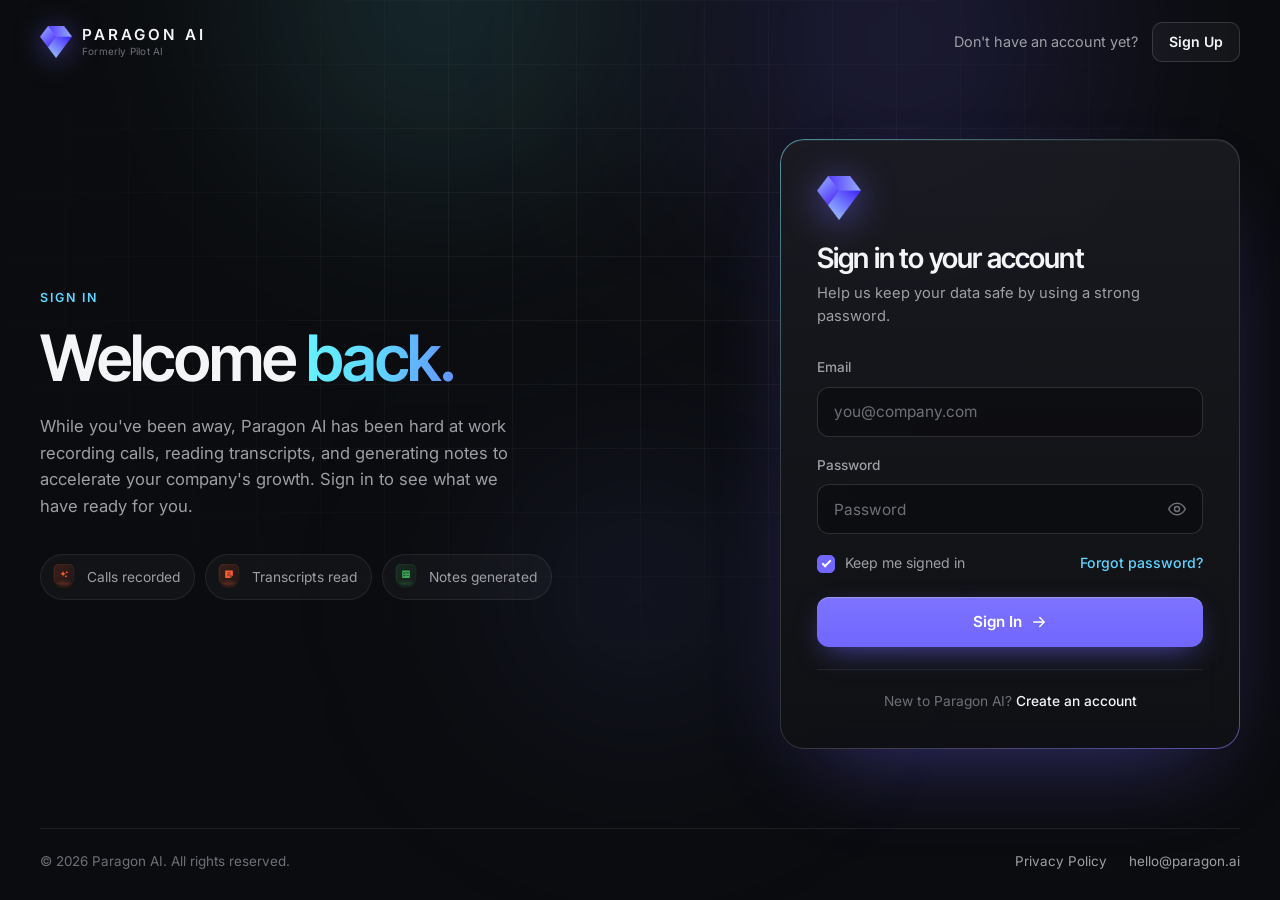
<file: login/index.html>
<!doctype html>
<html lang="en">
<head>
  <meta charset="utf-8">
  <meta name="viewport" content="width=device-width, initial-scale=1, viewport-fit=cover">
  <title>Sign in · Paragon AI</title>
  <meta name="description" content="Sign in to your Paragon AI account.">
  <meta name="robots" content="noindex, nofollow">
  <meta name="theme-color" content="#0B0C0F">
  <link rel="icon" href="/favicon.png" type="image/png" sizes="96x96">
  <link rel="icon" href="/favicon-32.png" type="image/png" sizes="32x32">
  <link rel="apple-touch-icon" href="/apple-touch-icon.png">
  <link rel="preconnect" href="https://fonts.googleapis.com">
  <link rel="preconnect" href="https://fonts.gstatic.com" crossorigin>
  <link href="https://fonts.googleapis.com/css2?family=Inter:wght@300;400;500;600;700&family=Inter+Tight:wght@500;600;700&display=swap" rel="stylesheet">
  <link rel="stylesheet" href="/styles.css">
  <style>
    .auth{position:relative;min-height:100vh;min-height:100dvh;display:flex;flex-direction:column;overflow:hidden;isolation:isolate}
    .auth::before{content:"";position:absolute;inset:0;z-index:-1;background-image:linear-gradient(var(--line) 1px,transparent 1px),linear-gradient(90deg,var(--line) 1px,transparent 1px);background-size:64px 64px;mask-image:radial-gradient(ellipse 70% 60% at 50% 30%,#000 20%,transparent 75%);-webkit-mask-image:radial-gradient(ellipse 70% 60% at 50% 30%,#000 20%,transparent 75%);opacity:.6}
    .auth .aurora{z-index:-1}
    .auth__top{width:min(1200px,100% - 48px);margin:0 auto;display:flex;align-items:center;justify-content:space-between;gap:16px;padding:22px 0}
    .auth__signup{display:flex;align-items:center;gap:14px;font-size:.9rem;color:var(--muted)}
    .btn--ghost{background:rgba(255,255,255,.04);color:var(--text);border:1px solid var(--line-2)}
    .btn--ghost:hover{background:rgba(255,255,255,.08);border-color:rgba(255,255,255,.24)}
    .auth__main{flex:1;width:min(1200px,100% - 48px);margin:0 auto;display:grid;grid-template-columns:1.05fr minmax(0,460px);align-items:center;gap:72px;padding:40px 0 64px}
    .auth__copy .h1{font-size:clamp(2.6rem,5vw,4.4rem)}
    .auth__copy .lead{margin-top:22px;max-width:30em}
    .auth__chips{display:flex;flex-wrap:wrap;gap:10px;margin-top:34px}
    .auth__chips li{display:inline-flex;align-items:center;gap:10px;padding:9px 14px 9px 10px;border-radius:999px;border:1px solid var(--line);background:rgba(255,255,255,.03);font-size:.86rem;color:var(--muted)}
    .auth__chips img{width:26px;height:26px}
    .card{position:relative;padding:36px;border-radius:var(--r-lg);border:1px solid var(--line-2);background:linear-gradient(180deg,rgba(27,28,34,.86),rgba(16,17,21,.92));backdrop-filter:blur(18px);-webkit-backdrop-filter:blur(18px);box-shadow:0 40px 90px -40px rgba(113,102,255,.45),inset 0 1px 0 rgba(255,255,255,.05)}
    .card::before{content:"";position:absolute;inset:-1px;border-radius:inherit;padding:1px;background:linear-gradient(140deg,rgba(102,242,255,.5),transparent 35%,transparent 65%,rgba(113,102,255,.6));-webkit-mask:linear-gradient(#000 0 0) content-box,linear-gradient(#000 0 0);-webkit-mask-composite:xor;mask-composite:exclude;pointer-events:none}
    .card__gem{width:44px;height:44px;margin-bottom:22px;filter:drop-shadow(0 6px 18px rgba(113,102,255,.6))}
    .card h2{font-family:var(--display);font-weight:600;font-size:1.75rem;letter-spacing:-.03em;line-height:1.15}
    .card__sub{color:var(--muted);font-size:.92rem;margin-top:8px}
    .lform{display:grid;gap:18px;margin-top:28px}
    .field{display:grid;gap:8px}
    .field label{font-size:.85rem;font-weight:500;color:var(--muted)}
    .field__ctl{position:relative}
    .field input{width:100%;height:50px;padding:0 16px;border-radius:12px;border:1px solid var(--line-2);background:rgba(0,0,0,.3);color:var(--text);font:inherit;font-size:.96rem;transition:border-color .25s,box-shadow .25s,background .25s}
    .field input::placeholder{color:var(--dim)}
    .field input:hover{border-color:rgba(255,255,255,.22)}
    .field input:focus{outline:0;border-color:rgba(113,102,255,.75);box-shadow:0 0 0 4px rgba(113,102,255,.16);background:rgba(0,0,0,.4)}
    .field input[aria-invalid="true"]{border-color:#FF8A80;box-shadow:0 0 0 4px rgba(255,138,128,.1)}
    .field--pw input{padding-right:52px}
    .pw-toggle{position:absolute;right:6px;top:50%;transform:translateY(-50%);width:40px;height:40px;display:grid;place-items:center;border:0;border-radius:10px;background:none;color:var(--dim);cursor:pointer;transition:color .2s,background .2s}
    .pw-toggle:hover{color:var(--text);background:rgba(255,255,255,.06)}
    .pw-toggle svg{width:20px;height:20px;fill:none;stroke:currentColor;stroke-width:1.8;stroke-linecap:round;stroke-linejoin:round}
    .pw-toggle .i-hide{display:none}.pw-toggle[aria-pressed="true"] .i-show{display:none}.pw-toggle[aria-pressed="true"] .i-hide{display:block}
    .field__err{font-size:.8rem;color:#FF8A80}.field__err:empty{display:none}
    .lform__row{display:flex;align-items:center;justify-content:space-between;gap:12px;font-size:.88rem}
    .check{display:inline-flex;align-items:center;gap:10px;color:var(--muted);cursor:pointer;user-select:none}
    .check input{appearance:none;-webkit-appearance:none;width:18px;height:18px;margin:0;border-radius:5px;border:1px solid var(--line-2);background:rgba(0,0,0,.3);display:grid;place-items:center;cursor:pointer;transition:background .2s,border-color .2s}
    .check input:checked{background:var(--violet);border-color:var(--violet)}
    .check input:checked::after{content:"";width:9px;height:5px;border:2px solid #fff;border-top:0;border-right:0;transform:translateY(-1px) rotate(-45deg)}
    .lform__forgot{color:var(--sky);text-decoration:none;font-weight:500}
    .lform__forgot:hover{text-decoration:underline}
    .lform .btn{height:50px;margin-top:4px}
    .btn .spinner{display:none;border-color:rgba(255,255,255,.35);border-top-color:#fff;width:18px;height:18px}
    .btn.is-loading{pointer-events:none;opacity:.9}.btn.is-loading .spinner{display:block}.btn.is-loading .btn__arrow{display:none}
    .lform__alert{display:flex;gap:12px;align-items:flex-start;padding:14px 16px;border-radius:12px;border:1px solid rgba(255,138,128,.35);background:rgba(255,138,128,.08);font-size:.88rem;line-height:1.5;color:#FFD2CD;animation:panelIn .4s var(--ease)}
    .lform__alert[hidden]{display:none}
    .lform__alert svg{flex:none;width:20px;height:20px;margin-top:1px;fill:none;stroke:#FF8A80;stroke-width:2;stroke-linecap:round;stroke-linejoin:round}
    .lform__alert a{color:#fff;font-weight:600}
    .card__note{margin-top:22px;padding-top:20px;border-top:1px solid var(--line);font-size:.86rem;color:var(--dim);text-align:center}
    .card__note .linklike{color:var(--text);font-weight:500}.card__note .linklike:hover{text-decoration:underline}
    .lform__info{display:flex;gap:12px;align-items:flex-start;margin-top:16px;padding:14px 16px;border-radius:12px;border:1px solid rgba(113,102,255,.45);background:rgba(113,102,255,.1);font-size:.88rem;line-height:1.5;color:#DCD9FF;animation:panelIn .4s var(--ease)}
    .lform__info[hidden]{display:none}
    .lform__info:focus{outline:0}
    .lform__info svg{flex:none;width:20px;height:20px;margin-top:1px;fill:none;stroke:#A9A2FF;stroke-width:2;stroke-linecap:round;stroke-linejoin:round}
    .lform__info a{color:#fff;font-weight:600}
    .auth__foot{width:min(1200px,100% - 48px);margin:0 auto;display:flex;justify-content:space-between;gap:16px;padding:22px 0 28px;border-top:1px solid var(--line);font-size:.84rem;color:var(--dim)}
    .auth__foot nav{display:flex;gap:22px}
    .auth__foot a{color:var(--muted);text-decoration:none}.auth__foot a:hover{color:var(--text)}
    @media (max-width:900px){
      .auth__main{grid-template-columns:1fr;gap:36px;padding:16px 0 48px;max-width:520px}
      .auth__copy{text-align:center}.auth__copy .lead{margin-inline:auto}.auth__chips{justify-content:center}
    }
    @media (max-width:640px){
      .auth__top,.auth__main,.auth__foot{width:calc(100% - 32px)}
      .auth__signup span{display:none}
      .auth__copy .h1{font-size:2.5rem}.auth__copy .lead{font-size:1rem;margin-top:14px}.auth__chips{display:none}
      .card{padding:26px 22px}.card__gem{display:none}.card h2{font-size:1.5rem}
      .auth__foot{flex-direction:column-reverse;align-items:center;text-align:center;gap:10px}
    }
    @media (prefers-reduced-motion:reduce){.aurora span,.grad{animation:none}}
  </style>
</head>
<body class="page-login">
<!--
  PREVIEW-ONLY LOGIN SCREEN. This page intentionally never authenticates: it sends nothing to any server.
  Any valid-looking email + password shows "Login not found" after a short loading state.
  The real app (app.paragon.ai) is a React + Ant Design SPA that signs in through Firebase Auth and api.paragon.ai/graphql.
-->
<div class="auth">
  <div class="aurora aurora--soft" aria-hidden="true"><span></span><span></span><span></span></div>
  <header class="auth__top">
    <a class="brand" href="/" aria-label="Paragon AI home">
      <img src="/assets/logos/paragon-gem-96.png" alt="" width="34" height="34">
      <span class="brand__text"><span class="brand__name">PARAGON AI</span><span class="brand__sub">Formerly Pilot AI</span></span>
    </a>
    <div class="auth__signup"><span>Don't have an account yet?</span><button class="btn btn--ghost btn--sm" type="button" data-signup aria-controls="signup-info">Sign Up</button></div>
  </header>

  <main class="auth__main" id="main">
    <section class="auth__copy" aria-labelledby="wb-title">
      <p class="eyebrow">Sign in</p>
      <h1 id="wb-title" class="h1">Welcome <span class="grad">back.</span></h1>
      <p class="lead">While you've been away, Paragon AI has been hard at work recording calls, reading transcripts, and generating notes to accelerate your company's growth. Sign in to see what we have ready for you.</p>
      <ul class="auth__chips" aria-label="What Paragon AI has been doing">
        <li><img src="/assets/icons/ai-analysis.svg" alt="" width="22" height="22">Calls recorded</li>
        <li><img src="/assets/icons/data-extractions.svg" alt="" width="22" height="22">Transcripts read</li>
        <li><img src="/assets/icons/hiw-notes.svg" alt="" width="22" height="22">Notes generated</li>
      </ul>
    </section>

    <section class="card" aria-labelledby="si-title">
      <img class="card__gem" src="/assets/logos/paragon-gem-256.webp" alt="" width="44" height="44">
      <h2 id="si-title">Sign in to your account</h2>
      <p class="card__sub">Help us keep your data safe by using a strong password.</p>
      <form class="lform" id="login-form" novalidate>
        <div class="field">
          <label for="login-email">Email</label>
          <div class="field__ctl"><input id="login-email" name="email" type="email" placeholder="you@company.com" autocomplete="username" inputmode="email" autocapitalize="off" spellcheck="false" required aria-describedby="login-email-err"></div>
          <p class="field__err" id="login-email-err"></p>
        </div>
        <div class="field field--pw">
          <label for="login-password">Password</label>
          <div class="field__ctl">
            <input id="login-password" name="password" type="password" placeholder="Password" autocomplete="current-password" required aria-describedby="login-password-err">
            <button class="pw-toggle" type="button" aria-label="Show password" aria-pressed="false" aria-controls="login-password">
              <svg class="i-show" viewBox="0 0 24 24" aria-hidden="true"><path d="M2 12s3.6-7 10-7 10 7 10 7-3.6 7-10 7S2 12 2 12z"/><circle cx="12" cy="12" r="3"/></svg>
              <svg class="i-hide" viewBox="0 0 24 24" aria-hidden="true"><path d="M3 3l18 18M10.6 5.1A10.4 10.4 0 0 1 12 5c6.4 0 10 7 10 7a17 17 0 0 1-3.2 4.1M6.6 6.6A16.7 16.7 0 0 0 2 12s3.6 7 10 7a9.9 9.9 0 0 0 5.4-1.6M9.9 9.9a3 3 0 0 0 4.2 4.2"/></svg>
            </button>
          </div>
          <p class="field__err" id="login-password-err"></p>
        </div>
        <div class="lform__row">
          <label class="check"><input type="checkbox" name="remember" checked>Keep me signed in</label>
          <a class="lform__forgot" href="https://app.paragon.ai/forgot-password">Forgot password?</a>
        </div>
        <div class="lform__alert" role="alert" hidden>
          <svg viewBox="0 0 24 24" aria-hidden="true"><circle cx="12" cy="12" r="10"/><path d="M12 7v6M12 16.5v.5"/></svg>
          <p>Login not found. Contact <a href="mailto:help@paragon.ai">help@paragon.ai</a> if you believe this is an error.</p>
        </div>
        <button class="btn btn--primary btn--block" type="submit"><span class="btn__label">Sign In</span><span class="spinner" aria-hidden="true"></span><svg class="btn__arrow" viewBox="0 0 24 24" aria-hidden="true"><path d="M5 12h14M13 6l6 6-6 6"/></svg></button>
      </form>
      <p class="card__note">New to Paragon AI? <button class="linklike" type="button" data-signup aria-controls="signup-info">Create an account</button></p>
      <div class="lform__info" id="signup-info" role="status" tabindex="-1" hidden>
        <svg viewBox="0 0 24 24" aria-hidden="true"><circle cx="12" cy="12" r="10"/><path d="M12 11v6M12 7.5v.5"/></svg>
        <p>Email your administrator to create an account, or learn more at <a href="https://sales.paragon.ai/">sales.paragon.ai</a></p>
      </div>
    </section>
  </main>

  <footer class="auth__foot">
    <p>&copy; 2026 Paragon AI. All rights reserved.</p>
    <nav aria-label="Legal"><a href="/privacy-policy/">Privacy Policy</a><a href="mailto:hello@paragon.ai">hello@paragon.ai</a></nav>
  </footer>
</div>
<script>
(() => {
  const form = document.getElementById('login-form');
  const email = document.getElementById('login-email'), pw = document.getElementById('login-password');
  const alertBox = form.querySelector('.lform__alert'), btn = form.querySelector('button[type=submit]'), label = btn.querySelector('.btn__label');
  const toggle = form.querySelector('.pw-toggle');
  const info = document.getElementById('signup-info');
  document.querySelectorAll('[data-signup]').forEach(b => b.addEventListener('click', () => {
    alertBox.hidden = true; info.hidden = false;
    info.scrollIntoView({ behavior: 'smooth', block: 'nearest' }); info.focus({ preventScroll: true });
  }));
  const validEmail = v => /^[^\s@]+@[^\s@]+\.[^\s@]{2,}$/.test(v);
  const setErr = (input, msg) => {
    const el = document.getElementById(input.id + '-err');
    el.textContent = msg;
    if (msg) input.setAttribute('aria-invalid', 'true'); else input.removeAttribute('aria-invalid');
  };
  toggle.addEventListener('click', () => {
    const show = pw.type === 'password';
    pw.type = show ? 'text' : 'password';
    toggle.setAttribute('aria-pressed', show);
    toggle.setAttribute('aria-label', show ? 'Hide password' : 'Show password');
  });
  [email, pw].forEach(i => i.addEventListener('input', () => { if (i.getAttribute('aria-invalid')) setErr(i, ''); alertBox.hidden = true; }));
  form.addEventListener('submit', e => {
    e.preventDefault();
    alertBox.hidden = true; info.hidden = true;
    const ev = email.value.trim();
    setErr(email, !ev ? 'Please enter your email.' : !validEmail(ev) ? 'Please enter a valid email address.' : '');
    setErr(pw, !pw.value ? 'Please enter your password.' : '');
    const bad = form.querySelector('[aria-invalid="true"]');
    if (bad) { bad.focus(); return; }
    // Intentionally no network request: this preview never authenticates.
    btn.classList.add('is-loading'); btn.setAttribute('aria-busy', 'true'); label.textContent = 'Signing in…';
    setTimeout(() => {
      btn.classList.remove('is-loading'); btn.removeAttribute('aria-busy'); label.textContent = 'Sign In';
      alertBox.hidden = false;
    }, 900);
  });
})();
</script>
</body>
</html>
</file>
<file: styles.css>
:root{
  --bg:#0B0C0F;--bg-2:#101115;--surface:#15161B;--surface-2:#1B1C22;
  --line:rgba(255,255,255,.08);--line-2:rgba(255,255,255,.14);
  --text:#F4F5F7;--muted:#9D9FA5;--dim:#6E7078;
  --violet:#7166FF;--violet-2:#5D52E1;--blue:#6379FF;--cyan:#66F2FF;--sky:#60D5FF;--green:#3BA755;
  --grad:linear-gradient(92deg,var(--cyan) 0%,var(--sky) 25%,var(--blue) 60%,var(--violet) 100%);
  --sans:"Inter",system-ui,-apple-system,"Segoe UI",sans-serif;--display:"Inter Tight","Inter",system-ui,sans-serif;
  --r:16px;--r-lg:24px;--ease:cubic-bezier(.2,.7,.2,1);
}
*,*::before,*::after{box-sizing:border-box}
html{scroll-behavior:smooth;-webkit-text-size-adjust:100%;scroll-padding-top:90px}
body{margin:0;background:var(--bg);color:var(--text);font-family:var(--sans);font-size:16px;line-height:1.6;-webkit-font-smoothing:antialiased;overflow-x:hidden}
img,svg{display:block;max-width:100%}
img{height:auto}
a{color:inherit}
h1,h2,h3,p{margin:0}
ul,ol{margin:0;padding:0;list-style:none}
figure{margin:0}
button{font:inherit;color:inherit}
.sr-only{position:absolute!important;width:1px;height:1px;padding:0;margin:-1px;overflow:hidden;clip:rect(0,0,0,0);white-space:nowrap;border:0}
.skip{position:absolute;left:12px;top:-60px;z-index:200;background:var(--violet);color:#fff;padding:10px 16px;border-radius:10px;transition:top .2s}
.skip:focus{top:12px}
:focus-visible{outline:2px solid var(--cyan);outline-offset:3px;border-radius:8px}
.wrap{width:min(1200px,100% - 48px);margin-inline:auto}
.grad{background:var(--grad);background-size:200% 100%;-webkit-background-clip:text;background-clip:text;color:transparent;animation:shimmer 8s ease-in-out infinite alternate}
@keyframes shimmer{to{background-position:100% 0}}

/* type */
.hero__title,.h1,.h2,.h3{font-family:var(--display);font-weight:600;letter-spacing:-.035em;text-wrap:balance}
.hero__title{font-size:clamp(2.6rem,6.4vw,5.4rem);line-height:1.02}
.h1{font-size:clamp(2.3rem,4.8vw,4rem);line-height:1.05}
.h2{font-size:clamp(2rem,3.9vw,3.25rem);line-height:1.08}
.h3{font-size:clamp(1.7rem,2.6vw,2.3rem);line-height:1.1}
.lead{color:var(--muted);font-size:clamp(1.02rem,1.3vw,1.15rem);max-width:40em}
.body{color:var(--muted);font-size:1.04rem;max-width:34em}
.eyebrow{font-size:.78rem;font-weight:600;letter-spacing:.16em;text-transform:uppercase;color:var(--sky);margin-bottom:16px}
.head{margin-bottom:56px}
.head--center{text-align:center;display:flex;flex-direction:column;align-items:center}
.head--center .lead{margin-top:18px}

/* buttons */
.btn{position:relative;display:inline-flex;align-items:center;justify-content:center;gap:8px;height:48px;padding:0 22px;border-radius:12px;border:0;cursor:pointer;font-weight:600;font-size:.95rem;text-decoration:none;white-space:nowrap;overflow:hidden;isolation:isolate;transition:transform .3s var(--ease),box-shadow .3s var(--ease),background .3s}
.btn svg{width:18px;height:18px;fill:none;stroke:currentColor;stroke-width:2;stroke-linecap:round;stroke-linejoin:round;transition:transform .3s var(--ease)}
.btn:hover svg{transform:translateX(3px)}
.btn--primary{background:linear-gradient(180deg,#7D73FF,var(--violet));color:#fff;box-shadow:inset 0 1px 0 rgba(255,255,255,.25),0 10px 30px -10px rgba(113,102,255,.7)}
.btn--primary::after{content:"";position:absolute;inset:0;z-index:-1;background:linear-gradient(110deg,transparent 30%,rgba(255,255,255,.35) 50%,transparent 70%);transform:translateX(-120%);transition:transform .8s var(--ease)}
.btn--primary:hover{transform:translateY(-1px);box-shadow:inset 0 1px 0 rgba(255,255,255,.25),0 16px 40px -12px rgba(113,102,255,.9)}
.btn--primary:hover::after{transform:translateX(120%)}
.btn--light{background:#fff;color:#0B0C0F}
.btn--light:hover{transform:translateY(-1px);box-shadow:0 16px 40px -14px rgba(255,255,255,.4)}
.btn--sm{height:40px;padding:0 16px;font-size:.88rem;border-radius:10px}
.btn--block{width:100%}
.linklike{background:none;border:0;padding:0;cursor:pointer;text-align:left;color:inherit;font-size:inherit}

/* nav */
.nav{position:fixed;inset:12px 0 auto;z-index:100;pointer-events:none}
.nav__inner{pointer-events:auto;width:min(1200px,100% - 32px);margin-inline:auto;display:flex;align-items:center;justify-content:space-between;gap:20px;padding:10px 10px 10px 18px;border-radius:16px;border:1px solid transparent;transition:background .35s,border-color .35s,backdrop-filter .35s}
.nav.is-scrolled .nav__inner,.nav.is-open .nav__inner{background:rgba(16,17,21,.72);border-color:var(--line);backdrop-filter:blur(16px) saturate(1.4);-webkit-backdrop-filter:blur(16px) saturate(1.4)}
.brand{display:inline-flex;align-items:center;gap:10px;text-decoration:none}
.brand img{width:32px;height:32px;filter:drop-shadow(0 4px 14px rgba(113,102,255,.5));transition:transform .5s var(--ease)}
.brand:hover img{transform:rotate(-10deg) scale(1.05)}
.brand__text{display:flex;flex-direction:column;line-height:1}
.brand__name{font-weight:600;letter-spacing:.2em;font-size:.95rem}
.brand__sub{font-size:.62rem;color:var(--dim);margin-top:4px;letter-spacing:.02em}
.nav__links{display:flex;gap:6px}
.nav__links a{padding:8px 14px;border-radius:10px;font-size:.92rem;color:var(--muted);text-decoration:none;transition:color .25s,background .25s}
.nav__links a:hover,.nav__links a[aria-current]{color:var(--text);background:rgba(255,255,255,.05)}
.nav__actions{display:flex;align-items:center;gap:8px}
.nav__login{padding:8px 14px;font-size:.92rem;font-weight:500;text-decoration:none;color:var(--text);border-radius:10px;transition:background .25s}
.nav__login:hover{background:rgba(255,255,255,.06)}
.nav__login--mobile{display:none}
.nav__toggle{display:none;width:40px;height:40px;border-radius:10px;border:1px solid var(--line);background:transparent;cursor:pointer;position:relative}
.nav__toggle span{position:absolute;left:11px;right:11px;height:1.6px;background:var(--text);border-radius:2px;transition:transform .35s var(--ease),top .35s var(--ease)}
.nav__toggle span:first-child{top:15px}.nav__toggle span:last-child{top:23px}
.nav.is-open .nav__toggle span:first-child{top:19px;transform:rotate(45deg)}
.nav.is-open .nav__toggle span:last-child{top:19px;transform:rotate(-45deg)}

/* aurora + grid */
.aurora{position:absolute;inset:0;overflow:hidden;pointer-events:none;z-index:0}
.aurora span{position:absolute;border-radius:50%;filter:blur(90px);opacity:.55;mix-blend-mode:screen;animation:float 20s ease-in-out infinite alternate}
.aurora span:nth-child(1){width:720px;height:520px;left:50%;top:-260px;margin-left:-560px;background:radial-gradient(circle,rgba(102,242,255,.55),transparent 60%)}
.aurora span:nth-child(2){width:760px;height:560px;left:50%;top:-240px;margin-left:-120px;background:radial-gradient(circle,rgba(113,102,255,.7),transparent 60%);animation-duration:24s}
.aurora span:nth-child(3){width:520px;height:420px;left:50%;top:380px;margin-left:-260px;background:radial-gradient(circle,rgba(99,121,255,.4),transparent 60%);animation-duration:28s}
.aurora--soft span{opacity:.32}
@keyframes float{50%{transform:translate(60px,30px) scale(1.08)}100%{transform:translate(-40px,10px) scale(.95)}}
.gridlines{position:absolute;inset:0;z-index:0;pointer-events:none;background-image:linear-gradient(rgba(255,255,255,.035) 1px,transparent 1px),linear-gradient(90deg,rgba(255,255,255,.035) 1px,transparent 1px);background-size:64px 64px;mask-image:radial-gradient(ellipse 70% 55% at 50% 20%,#000 30%,transparent 75%);-webkit-mask-image:radial-gradient(ellipse 70% 55% at 50% 20%,#000 30%,transparent 75%)}

/* hero */
.hero{position:relative;padding:170px 0 40px;overflow:hidden}
.hero__inner{position:relative;z-index:1;display:flex;flex-direction:column;align-items:center;text-align:center}
.pill{display:inline-flex;align-items:center;gap:10px;padding:7px 14px 7px 10px;border-radius:999px;border:1px solid rgba(102,242,255,.25);background:rgba(102,242,255,.06);color:#BFF8FF;font-size:.86rem;font-weight:500;margin-bottom:26px}
.pill__dot{width:8px;height:8px;border-radius:50%;background:var(--cyan);box-shadow:0 0 0 0 rgba(102,242,255,.6);animation:ping 2s infinite}
@keyframes ping{70%{box-shadow:0 0 0 9px rgba(102,242,255,0)}100%{box-shadow:0 0 0 0 rgba(102,242,255,0)}}
.hero__sub{margin-top:24px;max-width:40em;color:var(--muted);font-size:clamp(1.02rem,1.35vw,1.18rem)}
.demo-form{position:relative;display:flex;gap:6px;margin-top:36px;width:min(480px,100%);padding:6px;border-radius:16px;background:rgba(21,22,27,.85);border:1px solid var(--line-2);box-shadow:0 20px 50px -20px rgba(0,0,0,.6);transition:border-color .3s,box-shadow .3s}
.demo-form:focus-within{border-color:rgba(113,102,255,.7);box-shadow:0 0 0 4px rgba(113,102,255,.18),0 20px 50px -20px rgba(0,0,0,.6)}
.demo-form input{flex:1;min-width:0;background:transparent;border:0;outline:0;color:var(--text);font:inherit;font-size:.95rem;padding:0 14px}
.demo-form input::placeholder{color:var(--dim)}
.demo-form__err{position:absolute;left:16px;top:calc(100% + 8px);font-size:.84rem;color:#FF8A80}
.demo-form__err:empty{display:none}
.hero__meta{margin-top:30px;font-size:.82rem;color:var(--dim)}

/* tour */
.tour{position:relative;z-index:1;margin-top:72px}
.tour__tabs{display:grid;grid-template-columns:repeat(6,1fr);gap:8px;margin-bottom:22px}
.tour__tab{position:relative;display:flex;flex-direction:column;align-items:center;gap:10px;padding:14px 8px 16px;border-radius:14px;border:1px solid transparent;background:transparent;cursor:pointer;color:var(--muted);font-size:.86rem;font-weight:500;overflow:hidden;transition:color .3s,background .3s,border-color .3s}
.tour__tab img{width:40px;height:40px;transition:transform .4s var(--ease),filter .4s}
.tour__tab:hover{color:var(--text);background:rgba(255,255,255,.03)}
.tour__tab:hover img{transform:translateY(-2px)}
.tour__tab[aria-selected="true"]{color:var(--text);background:rgba(113,102,255,.08);border-color:rgba(113,102,255,.3)}
.tour__tab[aria-selected="true"] img{filter:drop-shadow(0 6px 16px rgba(113,102,255,.6))}
.tour__bar{position:absolute;left:0;bottom:0;height:2px;width:100%;background:var(--grad);transform:scaleX(0);transform-origin:left}
.tour__tab[aria-selected="true"] .tour__bar{animation:progress var(--tour-ms,6s) linear forwards}
.tour.is-paused .tour__bar{animation-play-state:paused}
@keyframes progress{to{transform:scaleX(1)}}
.tour__stage{position:relative;border-radius:var(--r-lg);padding:10px;background:linear-gradient(180deg,rgba(255,255,255,.08),rgba(255,255,255,.02));border:1px solid var(--line-2);box-shadow:0 60px 120px -40px rgba(113,102,255,.45),0 30px 60px -30px rgba(0,0,0,.8);transform-origin:50% 0;will-change:transform}
.tour__glow{position:absolute;inset:-1px;border-radius:inherit;padding:1px;background:conic-gradient(from var(--a,0deg),transparent 0 70%,rgba(102,242,255,.9) 80%,rgba(113,102,255,.9) 88%,transparent 95%);-webkit-mask:linear-gradient(#000 0 0) content-box,linear-gradient(#000 0 0);-webkit-mask-composite:xor;mask-composite:exclude;animation:spinA 6s linear infinite;pointer-events:none}
@property --a{syntax:"<angle>";inherits:false;initial-value:0deg}
@keyframes spinA{to{--a:360deg}}
.tour__panel{border-radius:16px;overflow:hidden;background:#0E0F12;aspect-ratio:1800/740}
.tour__panel img{width:100%;height:100%;object-fit:cover;object-position:top}
.tour__panel.is-active{animation:panelIn .7s var(--ease)}
@keyframes panelIn{from{opacity:0;transform:scale(.985)}}

/* logos strip */
.logos-strip{padding:70px 0 30px}
.logos-strip__label{text-align:center;color:var(--dim);font-size:.85rem;margin-bottom:26px}
.marquee{overflow:hidden;mask-image:linear-gradient(90deg,transparent,#000 12%,#000 88%,transparent);-webkit-mask-image:linear-gradient(90deg,transparent,#000 12%,#000 88%,transparent)}
.marquee__track{display:flex;gap:14px;width:max-content;animation:marquee 45s linear infinite}
.marquee:hover .marquee__track{animation-play-state:paused}
.marquee__track li{display:flex;align-items:center;gap:10px;padding:10px 18px 10px 12px;border-radius:999px;border:1px solid var(--line);background:var(--bg-2);color:var(--muted);font-size:.9rem;white-space:nowrap}
.marquee__track img{width:26px;height:26px;object-fit:contain}
@keyframes marquee{to{transform:translateX(-50%)}}

/* sections */
.section{position:relative;padding:clamp(90px,11vw,150px) 0}
.autopilot{background:radial-gradient(900px 500px at 50% 0%,rgba(113,102,255,.16),transparent 70%)}
.audiences{display:grid;grid-template-columns:1fr auto 1fr;gap:28px;align-items:center}
.aud{padding:28px;border-radius:var(--r-lg);background:linear-gradient(180deg,var(--surface),var(--bg-2));border:1px solid var(--line);transition:border-color .4s,transform .4s var(--ease)}
.aud:hover{border-color:rgba(113,102,255,.35);transform:translateY(-4px)}
.aud__head{display:flex;align-items:baseline;gap:8px}
.aud__k{font-size:.8rem;color:var(--dim)}
.aud__head h3{font-family:var(--display);font-size:1.5rem;letter-spacing:-.02em;font-weight:600}
.aud__phases{display:flex;gap:8px;margin:14px 0 22px}
.aud__phases span{font-size:.78rem;padding:5px 11px;border-radius:999px;border:1px solid rgba(102,242,255,.25);color:#BFF8FF;background:rgba(102,242,255,.05)}
.caps{display:grid;grid-template-columns:1fr 1fr;gap:10px}
.caps li{display:flex;align-items:center;gap:10px;padding:10px;border-radius:12px;background:rgba(255,255,255,.025);border:1px solid var(--line);font-size:.9rem;font-weight:500;transition:background .3s,border-color .3s}
.caps li:hover{background:rgba(255,255,255,.05);border-color:var(--line-2)}
.caps img{width:30px;height:30px;flex:none}
.aud__core{display:grid;place-items:center}
.core{position:relative;width:170px;height:170px;display:grid;place-items:center;border-radius:50%;background:radial-gradient(circle,rgba(113,102,255,.3),transparent 70%)}
.core img{width:84px;height:84px;filter:drop-shadow(0 10px 30px rgba(113,102,255,.8));animation:bob 6s ease-in-out infinite}
.core__ring{position:absolute;inset:0;border-radius:50%;border:1px solid rgba(113,102,255,.4);animation:ring 3.5s var(--ease) infinite}
.core__ring--2{animation-delay:1.75s}
@keyframes ring{from{transform:scale(.55);opacity:1}to{transform:scale(1.25);opacity:0}}
@keyframes bob{50%{transform:translateY(-8px)}}

.features .wrap{display:grid;gap:clamp(80px,10vw,130px)}
.feat{display:grid;grid-template-columns:.9fr 1.1fr;gap:clamp(40px,6vw,90px);align-items:center}
.feat--flip .feat__copy{order:2}
.tag{display:inline-flex;align-items:center;gap:10px;font-size:.78rem;font-weight:600;letter-spacing:.14em;text-transform:uppercase;color:#7EE2A0;margin-bottom:18px}
.tag img{width:30px;height:30px}
.tag--violet{color:#B9A7FF}.tag--orange{color:#FFB08A}.tag--blue{color:#8FC4FF}
.feat .h3{margin-bottom:16px}
.feat__media{position:relative;aspect-ratio:1200/720;border-radius:var(--r-lg);overflow:hidden;border:1px solid var(--line);background:var(--bg-2);box-shadow:0 40px 80px -40px rgba(0,0,0,.8)}
.feat__media::after{content:"";position:absolute;inset:0;background:radial-gradient(70% 60% at 50% 50%,transparent,rgba(11,12,15,.55));pointer-events:none}
.feat__bg{position:absolute;inset:0;width:100%;height:100%;object-fit:cover;opacity:.55;transform:scale(1.04)}
.feat__card{position:absolute;z-index:1;border-radius:12px;box-shadow:0 30px 60px -20px rgba(0,0,0,.85),0 0 0 1px rgba(255,255,255,.06);will-change:transform}
.feat__card--a{left:7%;width:86%;top:40%}
.feat__card--b{left:12%;width:64%;top:16%}
.feat__card--q{left:6%;width:62%;top:16%}
.feat__card--ans{right:6%;width:62%;top:54%}
.feat__card--c{left:10%;width:70%;top:12%}

.how{background:linear-gradient(180deg,transparent,rgba(113,102,255,.05) 40%,transparent)}
.flow{display:grid;grid-template-columns:auto 1fr auto 1fr auto;align-items:center;gap:0;padding:44px;border-radius:28px;border:1px solid var(--line);background:radial-gradient(600px 300px at 50% 50%,rgba(113,102,255,.14),transparent 70%),var(--bg-2)}
.flow__col{display:flex;flex-direction:column;align-items:center;gap:14px}
.flow__label{font-size:.75rem;letter-spacing:.14em;text-transform:uppercase;color:var(--dim);font-weight:600}
.flow__icons{display:grid;grid-template-columns:1fr 1fr;gap:12px}
.flow__icons li{width:60px;height:60px;display:grid;place-items:center;border-radius:16px;background:var(--surface);border:1px solid var(--line);transition:transform .4s var(--ease),border-color .4s}
.flow__icons li:hover{transform:translateY(-3px) scale(1.05);border-color:var(--line-2)}
.flow__icons img{width:32px;height:32px;object-fit:contain}
.flow__wire{width:100%;height:220px;min-width:60px;overflow:visible}
.flow__wire path{fill:none;stroke:rgba(113,102,255,.55);stroke-width:1.5;stroke-dasharray:6 8;vector-effect:non-scaling-stroke;animation:dash 1.6s linear infinite}
@keyframes dash{to{stroke-dashoffset:-28}}
.flow__core{display:flex;flex-direction:column;align-items:center;gap:18px;padding:28px;border-radius:24px;border:1px solid rgba(113,102,255,.35);background:radial-gradient(circle at 50% 0%,rgba(113,102,255,.25),transparent 70%),var(--surface);box-shadow:0 0 80px -20px rgba(113,102,255,.5)}
.flow__gem{width:72px;height:72px;display:grid;place-items:center;border-radius:50%;background:rgba(113,102,255,.12);border:1px solid rgba(113,102,255,.35)}
.flow__gem img{width:46px;height:46px;animation:bob 6s ease-in-out infinite}
.flow__steps{display:grid;gap:10px;min-width:250px}
.flow__steps li{display:flex;align-items:center;gap:12px;padding:10px 14px;border-radius:12px;background:rgba(255,255,255,.03);border:1px solid var(--line);font-size:.92rem;font-weight:500;opacity:.55;transition:opacity .5s,border-color .5s,background .5s}
.flow__steps li.is-lit{opacity:1;border-color:rgba(113,102,255,.5);background:rgba(113,102,255,.1)}
.flow__steps img{width:30px;height:30px}
.steps3{display:grid;grid-template-columns:repeat(3,1fr);gap:20px;margin-top:28px}
.steps3 li{padding:26px;border-radius:var(--r-lg);border:1px solid var(--line);background:var(--bg-2)}
.steps3__n{font-family:var(--display);font-size:.85rem;font-weight:600;background:var(--grad);-webkit-background-clip:text;background-clip:text;color:transparent}
.steps3 h3{font-family:var(--display);font-size:1.35rem;letter-spacing:-.02em;margin:8px 0 8px;font-weight:600}
.steps3 p{color:var(--muted);font-size:.95rem}

/* investors */
.firms{display:grid;grid-template-columns:repeat(3,1fr);border-radius:var(--r-lg);overflow:hidden;border:1px solid var(--line);gap:1px;background:var(--line)}
.firm{display:flex;align-items:center;justify-content:center;gap:10px;min-height:108px;padding:18px;background:var(--bg);color:#8E9097;font-size:1.25rem;white-space:nowrap;transition:color .35s,background .35s}
.firm:hover{color:#fff;background:var(--bg-2)}
.firm--yc{font-weight:600;font-size:1.3rem;letter-spacing:-.01em}
.firm--yc svg{width:30px;height:30px}
.firm--serif{font-family:Georgia,"Times New Roman",serif;font-size:1.4rem;letter-spacing:-.01em}
.firm--italic{font-style:italic}
.firm--caps{text-transform:uppercase;letter-spacing:.22em;font-weight:600;font-size:.92rem}
.firm--wide{text-transform:uppercase;letter-spacing:.34em;font-weight:400;font-size:.95rem}
.firm--bold{font-weight:500;letter-spacing:-.02em;gap:0}.firm--bold b{font-weight:800;margin:0 .3em}
.firm--light{font-weight:300;gap:0}.firm--light b{font-weight:600;margin-left:.3em}
.angels__label{text-align:center;margin:56px 0 24px;font-size:.78rem;letter-spacing:.16em;text-transform:uppercase;color:var(--dim);font-weight:600}
.angels{display:grid;grid-template-columns:repeat(4,1fr);gap:12px}
.angel{display:flex;align-items:center;gap:14px;padding:14px 16px;border-radius:14px;border:1px solid var(--line);background:var(--bg-2);transition:border-color .35s,transform .35s var(--ease),background .35s}
.angel:hover{border-color:rgba(113,102,255,.4);transform:translateY(-3px);background:var(--surface)}
.angel__av{flex:none;width:40px;height:40px;border-radius:50%;display:grid;place-items:center;font-size:.8rem;font-weight:600;letter-spacing:.02em;color:#D9D6FF;background:linear-gradient(135deg,rgba(113,102,255,.35),rgba(102,242,255,.15));border:1px solid rgba(113,102,255,.35)}
.angel b{display:block;font-weight:600;font-size:.95rem}
.angel small{display:block;color:var(--muted);font-size:.82rem;line-height:1.35}

/* companies */
.companies{padding-top:0}
.co-card{display:grid;grid-template-columns:1.4fr 1fr;align-items:center;gap:40px;padding:40px 44px;border-radius:28px;text-decoration:none;border:1px solid var(--line);background:linear-gradient(120deg,#16271F 0%,#1E4434 55%,#2C5C47 100%);overflow:hidden;position:relative;transition:transform .5s var(--ease),box-shadow .5s var(--ease)}
.co-card:hover{transform:translateY(-4px);box-shadow:0 40px 80px -40px rgba(30,68,52,.9)}
.co-card .eyebrow{color:#E9B79A}
.co-card .h3{color:#FBF8F2;font-family:Georgia,serif;font-weight:400;letter-spacing:-.02em}
.co-card .body{color:rgba(251,248,242,.75);margin-top:10px}
.co-card__link{display:inline-flex;align-items:center;gap:6px;margin-top:22px;color:#FBF8F2;font-weight:600;font-size:.95rem}
.co-card__link svg{width:18px;height:18px;fill:none;stroke:currentColor;stroke-width:2;stroke-linecap:round;transition:transform .35s var(--ease)}
.co-card:hover .co-card__link svg{transform:translate(3px,-3px)}
.co-card__mark{display:flex;align-items:center;justify-content:center;gap:14px;color:#FBF8F2}
.co-card__mark svg{width:72px;height:72px}
.co-card__mark span{font-family:Georgia,serif;font-size:4rem;letter-spacing:-.04em;line-height:1}

/* cta */
.cta{padding:0 0 clamp(90px,10vw,130px)}
.cta__card{position:relative;overflow:hidden;display:grid;grid-template-columns:1.3fr .7fr;align-items:center;padding:clamp(40px,6vw,72px);border-radius:32px;border:1px solid var(--line-2);background:radial-gradient(600px 400px at 85% 50%,rgba(113,102,255,.35),transparent 70%),radial-gradient(400px 300px at 70% 100%,rgba(102,242,255,.18),transparent 70%),var(--bg-2)}
.cta__copy{position:relative;z-index:1;grid-column:1;grid-row:1}
.cta__copy .lead{margin-top:16px}
.cta__copy .demo-form{margin-top:28px}
.cta__gem{grid-column:2;grid-row:1;justify-self:center;width:min(280px,100%);animation:bob 7s ease-in-out infinite;filter:drop-shadow(0 30px 60px rgba(113,102,255,.55))}
.cta__beam{position:absolute;inset:0;background:repeating-linear-gradient(115deg,rgba(255,255,255,.025) 0 1px,transparent 1px 22px);mask-image:linear-gradient(90deg,#000,transparent 70%);-webkit-mask-image:linear-gradient(90deg,#000,transparent 70%)}

/* page hero / contact / doc */
.page-hero{position:relative;padding:170px 0 120px;overflow:hidden}
.page-hero>.wrap{position:relative;z-index:1}
.page-hero .h1{max-width:16em}

.contact{display:grid;grid-template-columns:1fr 1fr;gap:64px;align-items:start}
.contact .lead{margin-top:20px}
.contact__cards{display:grid;gap:12px;margin-top:34px;max-width:440px}
.contact__card{display:flex;align-items:center;gap:16px;padding:16px 18px;border-radius:16px;border:1px solid var(--line);background:var(--bg-2);text-decoration:none;text-align:left;cursor:pointer;transition:border-color .3s,transform .3s var(--ease)}
.contact__card:hover{border-color:rgba(113,102,255,.45);transform:translateY(-2px)}
.contact__card b{display:block;font-weight:600;font-size:.95rem}
.contact__card small{color:var(--muted);font-size:.86rem}
.contact__icon{width:42px;height:42px;flex:none;display:grid;place-items:center;border-radius:12px;background:rgba(113,102,255,.14)}
.contact__icon svg{width:22px;height:22px;fill:none;stroke:#B9B2FF;stroke-width:1.8;stroke-linecap:round;stroke-linejoin:round}
.cform{display:grid;gap:16px;padding:32px;border-radius:var(--r-lg);border:1px solid var(--line-2);background:linear-gradient(180deg,var(--surface),var(--bg-2));box-shadow:0 40px 80px -40px rgba(113,102,255,.35)}
.cform__row{display:grid;grid-template-columns:1fr 1fr;gap:16px}
.cform label{display:grid;gap:8px;font-size:.85rem;font-weight:500;color:var(--muted)}
.cform input,.cform textarea{width:100%;padding:12px 14px;border-radius:12px;border:1px solid var(--line-2);background:rgba(0,0,0,.25);color:var(--text);font:inherit;font-size:.95rem;resize:vertical;transition:border-color .3s,box-shadow .3s}
.cform input:focus,.cform textarea:focus{outline:0;border-color:rgba(113,102,255,.7);box-shadow:0 0 0 4px rgba(113,102,255,.15)}
.cform [aria-invalid="true"]{border-color:#FF8A80}
.cform__consent{font-size:.8rem;color:var(--dim)}
.cform__consent a{color:var(--muted)}
.cform__err{font-size:.86rem;color:#FF8A80}.cform__err:empty{display:none}
.cform__ok{display:none;align-items:center;gap:14px;padding:16px;border-radius:14px;background:rgba(59,167,85,.1);border:1px solid rgba(59,167,85,.35)}
.cform__ok svg{width:32px;height:32px;flex:none;fill:var(--green);stroke:#fff;stroke-width:2;stroke-linecap:round;stroke-linejoin:round}
.cform__ok b{display:block}.cform__ok span{font-size:.88rem;color:var(--muted)}
.cform.is-sent>*:not(.cform__ok){display:none}
.cform.is-sent .cform__ok{display:flex;animation:panelIn .6s var(--ease)}

.page-hero--doc{padding-bottom:100px}
.doc{position:relative;z-index:1;max-width:780px;margin-top:20px;color:#C9CBD1;font-size:1rem}
.doc h2{font-family:var(--display);font-size:1.5rem;letter-spacing:-.02em;color:var(--text);margin:44px 0 14px}
.doc h3{font-size:1.1rem;color:var(--text);margin:30px 0 10px}
.doc p{margin:0 0 14px}
.doc ul{margin:0 0 18px;padding-left:20px;list-style:disc}
.doc li{margin-bottom:8px}
.doc li::marker{color:var(--violet)}

/* footer */
.footer{position:relative;overflow:hidden;border-top:1px solid var(--line);padding:72px 0 0;background:var(--bg)}
.footer__top{display:grid;grid-template-columns:1.6fr 1fr 1fr 1fr;gap:40px}
.footer__brand p{margin-top:18px;max-width:24em;color:var(--muted);font-size:.92rem}
.footer__col{display:flex;flex-direction:column;align-items:flex-start;gap:10px;font-size:.92rem;color:var(--muted)}
.footer__col h2{font-size:.75rem;letter-spacing:.16em;text-transform:uppercase;color:var(--text);font-weight:600;margin-bottom:6px}
.footer__col a,.footer__col .linklike{text-decoration:none;color:var(--muted);transition:color .2s}
.footer__col a:hover,.footer__col .linklike:hover{color:var(--text)}
.footer__base{display:flex;justify-content:space-between;gap:20px;margin-top:56px;padding:22px 0;border-top:1px solid var(--line);font-size:.84rem;color:var(--dim)}
.footer__base a{color:var(--muted);text-decoration:none}
.footer__base a:hover{color:var(--text)}
.footer__mega{font-family:var(--display);font-weight:700;font-size:clamp(5rem,19vw,17rem);letter-spacing:-.05em;line-height:.8;text-align:center;margin-bottom:-.12em;background:linear-gradient(180deg,rgba(255,255,255,.07),rgba(255,255,255,0));-webkit-background-clip:text;background-clip:text;color:transparent;user-select:none}

/* modal */
.modal{position:fixed;inset:0;z-index:300;display:grid;place-items:center;padding:20px}
.modal[hidden]{display:none}
.modal__backdrop{position:absolute;inset:0;background:rgba(5,5,8,.7);backdrop-filter:blur(8px);-webkit-backdrop-filter:blur(8px);animation:fade .3s}
.modal__panel{position:relative;width:min(1000px,100%);height:min(760px,100%);display:flex;flex-direction:column;border-radius:22px;background:var(--bg-2);border:1px solid var(--line-2);box-shadow:0 40px 100px -20px rgba(0,0,0,.8);overflow:hidden;animation:pop .45s var(--ease)}
.modal__head{display:flex;align-items:center;justify-content:space-between;padding:16px 20px;border-bottom:1px solid var(--line)}
.modal__head h2{font-family:var(--display);font-size:1.1rem;font-weight:600}
.modal__close{width:36px;height:36px;border-radius:10px;border:1px solid var(--line);background:none;cursor:pointer;display:grid;place-items:center}
.modal__close svg{width:18px;height:18px;stroke:currentColor;stroke-width:2;stroke-linecap:round}
.modal__body{position:relative;flex:1;background:#fff}
.modal__body iframe{position:absolute;inset:0;width:100%;height:100%;border:0}
.modal__loading{position:absolute;inset:0;display:flex;align-items:center;justify-content:center;gap:12px;color:#555;font-size:.95rem}
.spinner{width:20px;height:20px;border-radius:50%;border:2px solid #ddd;border-top-color:var(--violet);animation:spin .8s linear infinite}
@keyframes spin{to{transform:rotate(360deg)}}
.modal__foot{padding:12px 20px;font-size:.82rem;color:var(--muted);border-top:1px solid var(--line)}
.modal__foot a{color:var(--text)}
@keyframes fade{from{opacity:0}}
@keyframes pop{from{opacity:0;transform:translateY(16px) scale(.98)}}
body.modal-open{overflow:hidden}

/* reveal */
.js .reveal{opacity:0;transform:translateY(24px);filter:blur(4px);transition:opacity .9s var(--ease),transform .9s var(--ease),filter .9s var(--ease);transition-delay:calc(var(--d,0)*80ms)}
.js .reveal[data-d="1"]{--d:1}.js .reveal[data-d="2"]{--d:2}.js .reveal[data-d="3"]{--d:3}.js .reveal[data-d="4"]{--d:4}
.js .reveal.is-in{opacity:1;transform:none;filter:none}

/* responsive */
@media (max-width:1080px){
  .tour__tabs{grid-template-columns:repeat(3,1fr)}
  .audiences{grid-template-columns:1fr}
  .aud__core{order:-1}
  .core{width:130px;height:130px}.core img{width:64px;height:64px}
  .angels{grid-template-columns:repeat(3,1fr)}
  .flow{grid-template-columns:1fr;gap:22px;padding:28px}
  .flow__wire{display:none}
  .flow__icons{grid-template-columns:repeat(6,1fr)}
  .flow__col--out .flow__icons{grid-template-columns:repeat(4,1fr)}
}
@media (max-width:900px){
  .nav__links{position:absolute;top:calc(100% + 8px);left:0;right:0;flex-direction:column;gap:2px;padding:10px;border-radius:16px;background:rgba(16,17,21,.96);border:1px solid var(--line);backdrop-filter:blur(16px);opacity:0;transform:translateY(-8px);pointer-events:none;transition:opacity .3s,transform .3s var(--ease)}
  .nav{}
  .nav__inner{position:relative}
  .nav.is-open .nav__links{opacity:1;transform:none;pointer-events:auto}
  .nav__links a{padding:12px 14px;font-size:1rem}
  .nav__login{display:none}
  .nav__login--mobile{display:block}
  .nav__toggle{display:block}
  .feat,.contact{grid-template-columns:1fr}
  .feat--flip .feat__copy{order:0}
  .cta__card{grid-template-columns:1fr}
  .cta__gem{grid-column:1;grid-row:1;width:160px;justify-self:start;margin-bottom:24px}
  .cta__copy{grid-row:2}
  .co-card{grid-template-columns:1fr}
  .co-card__mark{justify-content:flex-start;order:-1}
  .co-card__mark svg{width:48px;height:48px}.co-card__mark span{font-size:2.6rem}
  .footer__top{grid-template-columns:1fr 1fr 1fr}
  .footer__brand{grid-column:1/-1}
  .steps3{grid-template-columns:1fr}
}
@media (max-width:640px){
  .wrap{width:calc(100% - 32px)}
  .hero{padding:130px 0 20px}
  .demo-form{flex-direction:column;padding:8px}
  .demo-form input{height:46px}
  .demo-form .btn{width:100%}
  .tour{margin-top:48px}
  .tour__tabs{display:flex;overflow-x:auto;scroll-snap-type:x mandatory;gap:6px;margin-inline:-16px;padding-inline:16px;scrollbar-width:none}
  .tour__tabs::-webkit-scrollbar{display:none}
  .tour__tab{flex:none;width:120px;scroll-snap-align:start;font-size:.8rem}
  .tour__stage{padding:6px;border-radius:16px}
  .tour__panel{border-radius:11px}
  .caps{grid-template-columns:1fr}
  .firms{grid-template-columns:repeat(2,1fr)}
  .firm{min-height:80px;font-size:1rem;white-space:normal;text-align:center;padding:14px 10px}
  .firm:last-child:nth-child(odd){grid-column:1/-1}
  .firm--caps{font-size:.72rem;letter-spacing:.14em}.firm--wide{font-size:.74rem;letter-spacing:.2em}.firm--serif{font-size:1.12rem}
  .firm--yc svg{width:24px;height:24px}
  .angels{grid-template-columns:1fr 1fr;gap:8px}
  .angel{padding:12px;gap:10px;flex-direction:column;align-items:flex-start}
  .angel__av{width:34px;height:34px;font-size:.72rem}
  .flow__icons,.flow__col--out .flow__icons{grid-template-columns:repeat(3,1fr)}
  .flow__steps{min-width:0;width:100%}
  .flow__core{width:100%;padding:20px}
  .co-card{padding:28px}
  .cform{padding:22px}
  .cform__row{grid-template-columns:1fr}
  .footer__top{grid-template-columns:1fr 1fr}
  .footer__base{flex-direction:column}
  .page-hero{padding:130px 0 80px}
  .modal{padding:0}
  .modal__panel{height:100%;border-radius:0}
}
@media (prefers-reduced-motion:reduce){
  html{scroll-behavior:auto}
  *,*::before,*::after{animation-duration:.001ms!important;animation-iteration-count:1!important;transition-duration:.001ms!important}
  .js .reveal{opacity:1;transform:none;filter:none}
  .marquee__track{animation:none;flex-wrap:wrap;justify-content:center;width:auto}
  .marquee__track li[aria-hidden]{display:none}
  .tour__stage,.feat__card{transform:none!important}
}
.angels{display:flex;flex-wrap:wrap;justify-content:center}
.angel{width:calc(25% - 9px)}
.feat__card--b{width:72%}.feat__card--c{width:76%}
@media (max-width:1080px){.angel{width:calc(33.333% - 8px)}}
@media (max-width:640px){.angel{width:calc(50% - 4px)}}
.brand__name{white-space:nowrap}
@media (max-width:640px){.brand__name{letter-spacing:.14em;font-size:.88rem}.brand img{width:28px;height:28px}.nav__inner{padding:8px 8px 8px 12px}.nav .btn--sm{padding:0 12px}}
</file>
